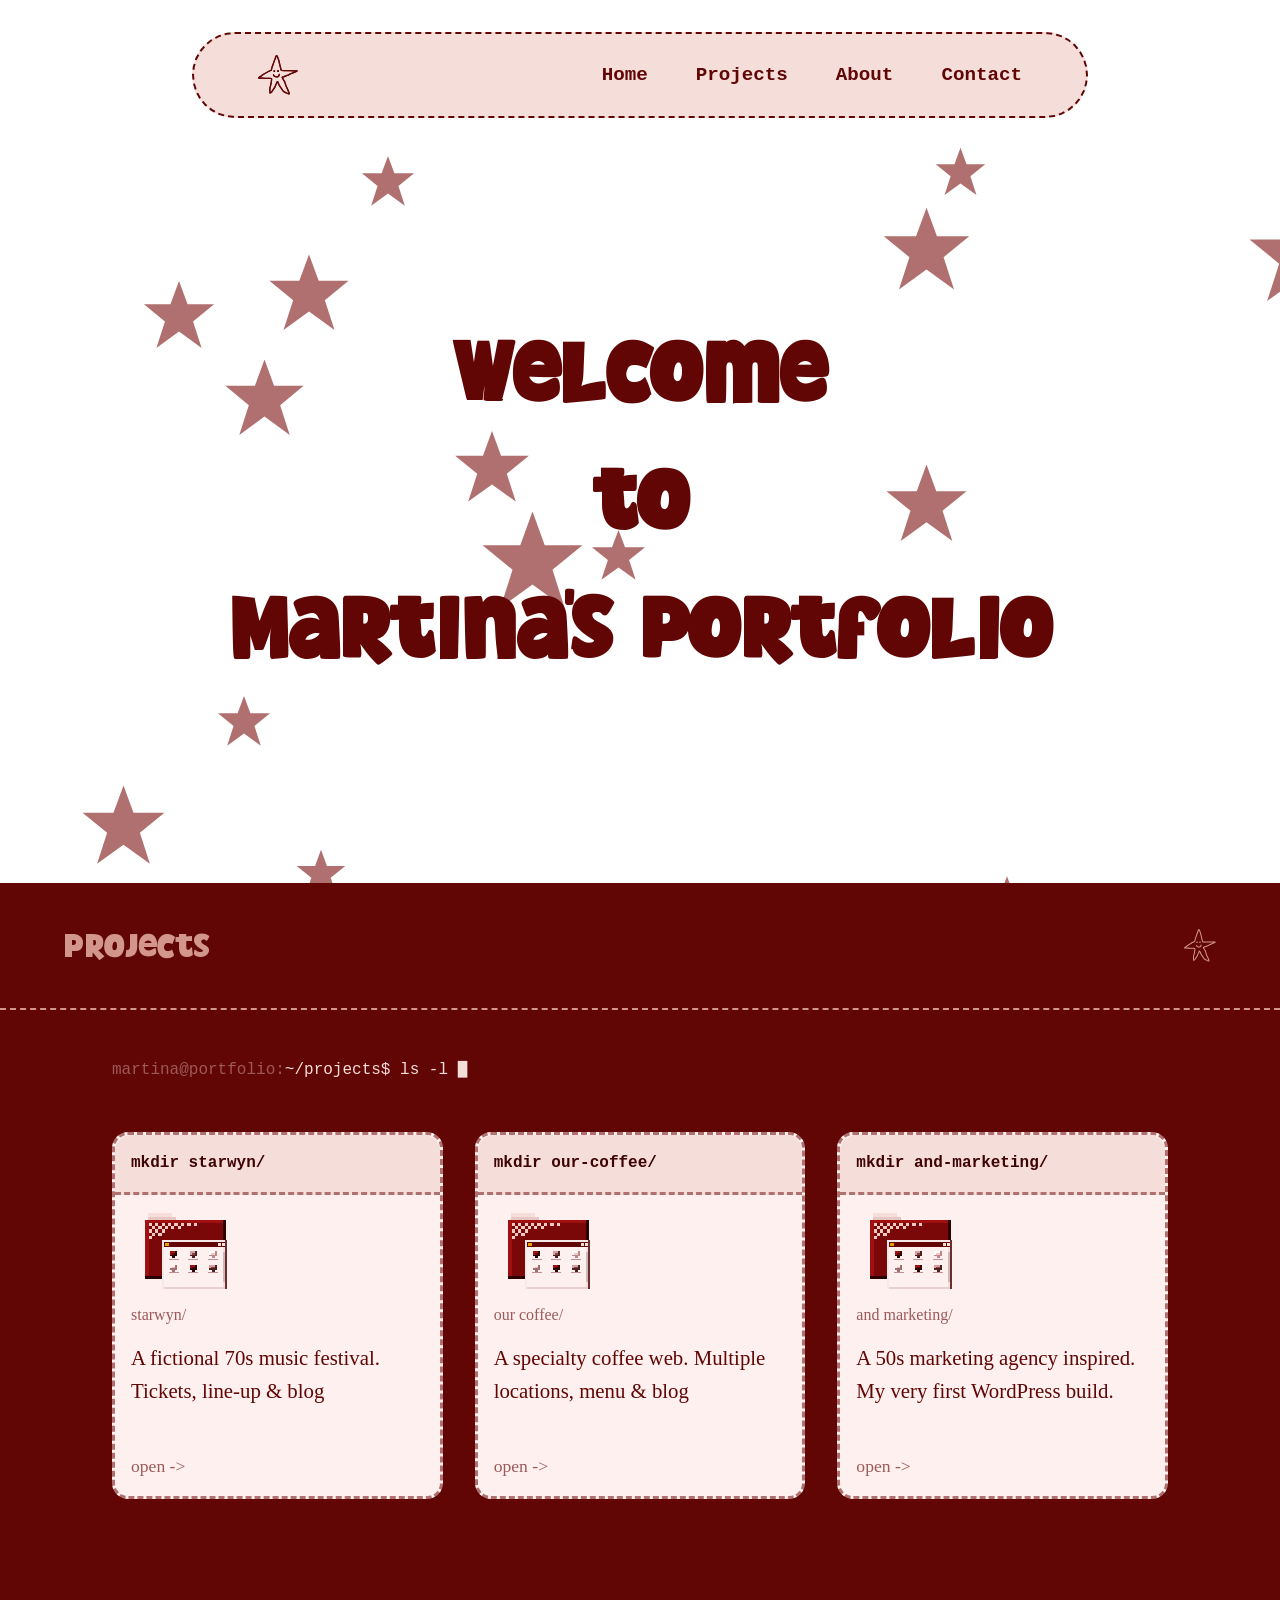
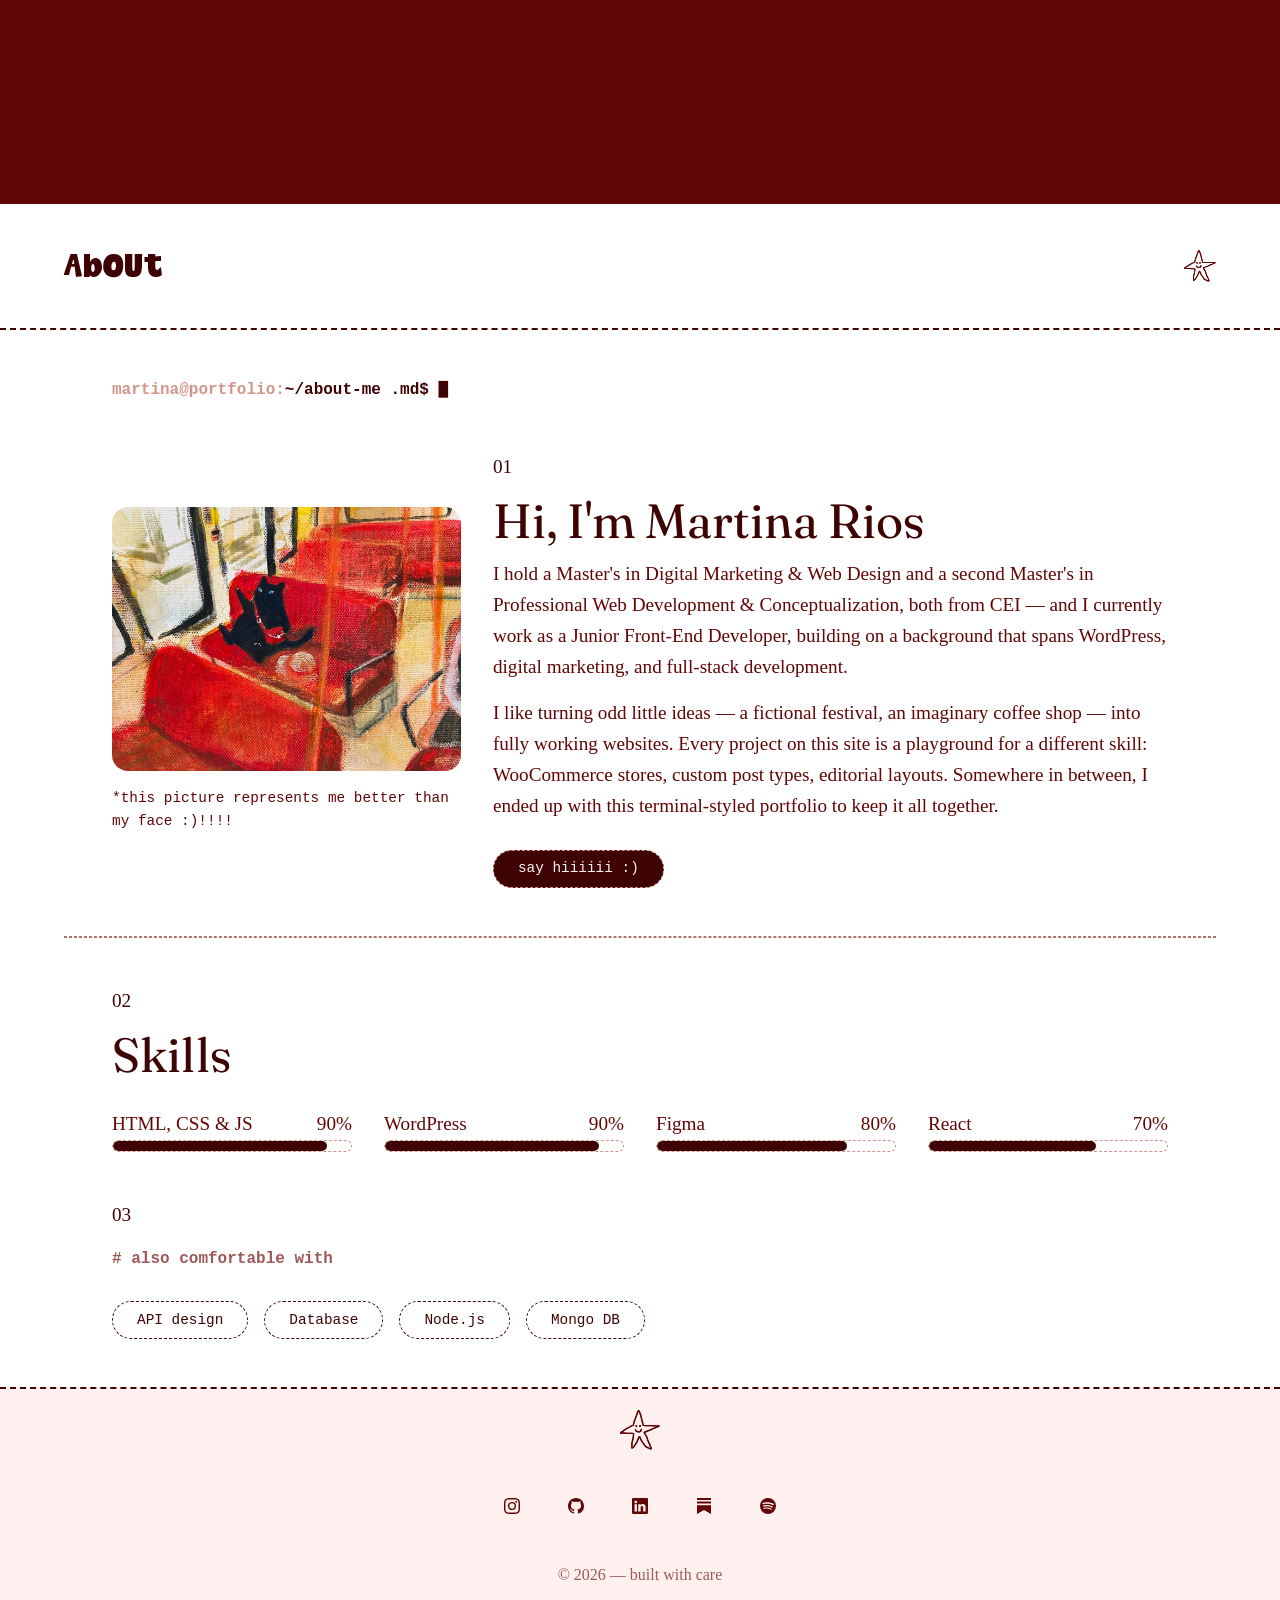
<file: index.html>
<!DOCTYPE html>
<html lang="en">

<head>
    <meta charset="UTF-8">
    <meta name="viewport" content="width=device-width, initial-scale=1.0">
    <meta name="description" content="Portfolio of Martina Rios, web designer and front-end builder. A retro terminal-styled portfolio showcasing WordPress and front-end projects.">
    <title>Martina's Portfolio</title>
    <link rel="preconnect" href="https://fonts.googleapis.com">
    <link rel="preconnect" href="https://fonts.gstatic.com" crossorigin>
    <link
        href="https://fonts.googleapis.com/css2?family=Fraunces:opsz,wght@9..144,400;9..144,600;9..144,700&display=swap"
        rel="stylesheet">
    <link rel="stylesheet" href="css/index.css">
    <script src="js/index.js" defer></script>
    <script src="js/menu.js" defer></script>
    <script src="js/totop.js" defer></script>
    <link rel="icon" type="image/svg+xml" href="assets/rosa.svg">
</head>

<body>

    <!-- =================== HEADER =================== -->

    <header class="Header">

        <img class="Header-img" src="assets/bordo.svg" alt="star-burgundy" loading="lazy">

        <nav class="Header-nav">
            <ul class="Header-ul">
                <li class="Header-close-li">
                    <button class="Header-close" aria-label="Cerrar menú" title="Cerrar menú">
                        <svg xmlns="http://www.w3.org/2000/svg" width="32" height="32" fill="currentColor" viewBox="0 0 16 16">
                            <path d="M4.646 4.646a.5.5 0 0 1 .708 0L8 7.293l2.646-2.647a.5.5 0 0 1 .708.708L8.707 8l2.647 2.646a.5.5 0 0 1-.708.708L8 8.707l-2.646 2.647a.5.5 0 0 1-.708-.708L7.293 8 4.646 5.354a.5.5 0 0 1 0-.708"/>
                        </svg>
                    </button>
                </li>
                <li class="Header-li"><a href="#home" title="Home">Home</a></li>
                <li class="Header-li"><a href="#projects" title="Projects">Projects</a></li>
                <li class="Header-li"><a href="#about" title="About">About</a></li>
                <li class="Header-li"><a href="/contact.html" title="Contact">Contact</a></li>
            </ul>
        </nav>

        <button class="Header-burger" aria-label="Abrir menú" title="Abrir menú">
            <svg xmlns="http://www.w3.org/2000/svg" width="24" height="24" fill="currentColor" viewBox="0 0 16 16">
                <path fill-rule="evenodd" d="M2.5 12a.5.5 0 0 1 .5-.5h10a.5.5 0 0 1 0 1H3a.5.5 0 0 1-.5-.5m0-4a.5.5 0 0 1 .5-.5h10a.5.5 0 0 1 0 1H3a.5.5 0 0 1-.5-.5m0-4a.5.5 0 0 1 .5-.5h10a.5.5 0 0 1 0 1H3a.5.5 0 0 1-.5-.5"/>
            </svg>
        </button>

        

    </header>

    <!-- =================== LANDING =================== -->

    <main class="Home" id="home">

        <div class="Hero-landing">

            <h1 class="Hero-h1">
                <span class="Hero-h1-span">Welcome</span>
                <span class="Hero-h1-span">to</span>
                <span class="Hero-h1-span">Martina's Portfolio</span>
            </h1>

            <!-- las estrellas no usan loading="lazy": estan visibles al cargar y el JS
                 las posiciona y anima midiendo su tamaño. -->
            <img class="Hero-star" src="assets/estrella.svg" alt="star-floating">
            <img class="Hero-star" src="assets/estrella.svg" alt="star-floating">
            <img class="Hero-star" src="assets/estrella.svg" alt="star-floating">
            <img class="Hero-star" src="assets/estrella.svg" alt="star-floating">
            <img class="Hero-star" src="assets/estrella.svg" alt="star-floating">
            <img class="Hero-star" src="assets/estrella.svg" alt="star-floating">
            <img class="Hero-star" src="assets/estrella.svg" alt="star-floating">
            <img class="Hero-star" src="assets/estrella.svg" alt="star-floating">
            <img class="Hero-star" src="assets/estrella.svg" alt="star-floating">
            <img class="Hero-star" src="assets/estrella.svg" alt="star-floating">
            <img class="Hero-star" src="assets/estrella.svg" alt="star-floating">
            <img class="Hero-star" src="assets/estrella.svg" alt="star-floating">
            <img class="Hero-star" src="assets/estrella.svg" alt="star-floating">
            <img class="Hero-star" src="assets/estrella.svg" alt="star-floating">
            <img class="Hero-star" src="assets/estrella.svg" alt="star-floating">


        </div>


    </main>

    <!-- =================== SECCION DE PROYECTOS =================== -->

    <section class="Projects" id="projects">

        <!--proyectos header-->

        <div class="Projects-header">

            <h2 class="Projects-h2">Projects</h2>

            <img class="Projects-imagen" src="assets/rosa.svg" alt="star-pink" loading="lazy">

        </div>

        <!--folder de cada proyecto-->

        <p class="Projects-little"><span class="Span-little">martina@portfolio:</span>~/projects$ ls -l █</p>

        <div class="Projects-wrap">

            <article class="Projects-folder">

                <div class="Projects-up">
                    <span class="Projects-name">mkdir starwyn/</span>
                </div>

                <div class="Projects-info">
                    <img class="Projects-svg" src="assets/folder_view_burgundy.svg" alt="folder-view" loading="lazy">
                    <h2 class="Projects-title">starwyn/</h2>
                    <p class="Projects-p">A fictional 70s music festival. Tickets, line-up & blog</p>
                    <a class="Projects-a" href="/proyectos/starwyn.html" title="Open Starwyn project">open -></a>
                </div>


            </article>

            <article class="Projects-folder">

                <div class="Projects-up">
                    <span class="Projects-name">mkdir our-coffee/</span>
                </div>

                <div class="Projects-info">
                    <img class="Projects-svg" src="assets/folder_view_burgundy.svg" alt="folder-view" loading="lazy">
                    <h2 class="Projects-title">our coffee/</h2>
                    <p class="Projects-p">A specialty coffee web. Multiple locations, menu & blog</p>
                    <a class="Projects-a" href="/proyectos/our-coffee.html" title="Open Our Coffee project">open -></a>
                </div>
            </article>

            <article class="Projects-folder">

                <div class="Projects-up">
                    <span class="Projects-name">mkdir and-marketing/</span>
                </div>

                <div class="Projects-info">
                    <img class="Projects-svg" src="assets/folder_view_burgundy.svg" alt="folder-view" loading="lazy">
                    <h2 class="Projects-title">and marketing/</h2>
                    <p class="Projects-p">A 50s marketing agency inspired. My very first WordPress build.</p>
                    <a class="Projects-a" href="/proyectos/and-marketing.html" title="Open and marketing project">open -></a>
                </div>

            </article>

        </div>

    </section>

    <!-- =================== SECCION DE ABOUT ME =================== -->

    <section class="About" id="about">

        <!--About header-->

        <div class="About-header">

            <h2 class="About-h2">About</h2>

            <img class="About-imagen" src="assets/bordo.svg" alt="star-pink" loading="lazy">

        </div>

        <p class="About-little"><span class="Span">martina@portfolio:</span>~/about-me .md$ █</p>

        <div class="About-me">

            <div class="About-wrap">

                <div class="About-img">
                    <picture>
                        <source srcset="/assets/black-cat.webp" type="image/webp">
                        <img src="/assets/black-cat.jpg" alt="A black cat, standing in for Martina" class="About-myimg" loading="lazy">
                    </picture>
                    <span class="Img-span">*this picture represents me better than my face :)!!!!</span>
                </div>

                <div class="About-info">
                    <span class="About-mini">01</span>
                    <h3 class="About-h3">Hi, I'm Martina Rios</h3>
                    <p class="About-p">I hold a Master's in Digital Marketing & Web Design and a second Master's in Professional Web Development & Conceptualization, both from CEI — and I currently work as a Junior Front-End Developer, building on a background that spans WordPress, digital marketing, and full-stack development.</p>
                    <p class="About-p">I like turning odd little ideas — a fictional festival, an imaginary coffee shop — into fully working websites. Every project on this site is a playground for a different skill: WooCommerce stores, custom post types, editorial layouts. Somewhere in between, I ended up with this terminal-styled portfolio to keep it all together.</p>
                    <a class="About-links" href="https://mail.google.com/mail/?view=cm&amp;fs=1&amp;to=martivrc@gmail.com" target="_blank" rel="noreferrer" title="Send me an email">say
                        hiiiiii
                        :) </a>
                </div>

            </div>

        </div>

        <div class="About-hr"></div>

        <div class="About-skills">

            <span class="About-mini">02</span>
            <h3 class="About-h3 Skills-h3">Skills</h3>

            <div class="About-wrapped">

                <div class="About-skill">

                    <div class="About-top">
                        <span class="About-name">HTML, CSS & JS</span>
                        <span class="About-pct">90%</span>
                    </div>

                    <div class="About-bar">
                        <div class="About-fill" style="width: 90%"></div>
                    </div>

                </div>

                <div class="About-skill">

                    <div class="About-top">
                        <span class="About-name">WordPress</span>
                        <span class="About-pct">90%</span>
                    </div>

                    <div class="About-bar">
                        <div class="About-fill" style="width: 90%"></div>
                    </div>

                </div>

                <div class="About-skill">

                    <div class="About-top">
                        <span class="About-name">Figma</span>
                        <span class="About-pct">80%</span>
                    </div>

                    <div class="About-bar">
                        <div class="About-fill" style="width: 80%"></div>
                    </div>

                </div>

                <div class="About-skill">

                    <div class="About-top">
                        <span class="About-name">React</span>
                        <span class="About-pct">70%</span>
                    </div>

                    <div class="About-bar">
                        <div class="About-fill" style="width: 70%"></div>
                    </div>

                </div>

            </div>

            <div class="About-also">
                <span class="About-mini">03</span>
                <span class="About-span"># also comfortable with</span>
                <ul class="About-ul">
                    <li class="About-li">API design</li>
                    <li class="About-li">Database</li>
                    <li class="About-li">Node.js</li>
                    <li class="About-li">Mongo DB</li>
                </ul>
            </div>
        </div>



    </section>

<!-- =================== FOOTER =================== -->

    <footer class="Footer">

        <img class="Footer-img" src="assets/bordo.svg" alt="star-burgundy" loading="lazy">

        <ul class="Footer-ul">

            <li class="Footer-button">
                <a href="https://instagram.com/martinavrc" target="_blank" rel="noreferrer" aria-label="Instagram" title="Instagram">
                    <svg xmlns="http://www.w3.org/2000/svg" width="16" height="16" fill="currentColor"
                        viewBox="0 0 16 16">
                        <path
                            d="M8 0C5.829 0 5.556.01 4.703.048 3.85.088 3.269.222 2.76.42a3.9 3.9 0 0 0-1.417.923A3.9 3.9 0 0 0 .42 2.76C.222 3.268.087 3.85.048 4.7.01 5.555 0 5.827 0 8.001c0 2.172.01 2.444.048 3.297.04.852.174 1.433.372 1.942.205.526.478.972.923 1.417.444.445.89.719 1.416.923.51.198 1.09.333 1.942.372C5.555 15.99 5.827 16 8 16s2.444-.01 3.298-.048c.851-.04 1.434-.174 1.943-.372a3.9 3.9 0 0 0 1.416-.923c.445-.445.718-.891.923-1.417.197-.509.332-1.09.372-1.942C15.99 10.445 16 10.173 16 8s-.01-2.445-.048-3.299c-.04-.851-.175-1.433-.372-1.941a3.9 3.9 0 0 0-.923-1.417A3.9 3.9 0 0 0 13.24.42c-.51-.198-1.092-.333-1.943-.372C10.443.01 10.172 0 7.998 0zm-.717 1.442h.718c2.136 0 2.389.007 3.232.046.78.035 1.204.166 1.486.275.373.145.64.319.92.599s.453.546.598.92c.11.281.24.705.275 1.485.039.843.047 1.096.047 3.231s-.008 2.389-.047 3.232c-.035.78-.166 1.203-.275 1.485a2.5 2.5 0 0 1-.599.919c-.28.28-.546.453-.92.598-.28.11-.704.24-1.485.276-.843.038-1.096.047-3.232.047s-2.39-.009-3.233-.047c-.78-.036-1.203-.166-1.485-.276a2.5 2.5 0 0 1-.92-.598 2.5 2.5 0 0 1-.6-.92c-.109-.281-.24-.705-.275-1.485-.038-.843-.046-1.096-.046-3.233s.008-2.388.046-3.231c.036-.78.166-1.204.276-1.486.145-.373.319-.64.599-.92s.546-.453.92-.598c.282-.11.705-.24 1.485-.276.738-.034 1.024-.044 2.515-.045zm4.988 1.328a.96.96 0 1 0 0 1.92.96.96 0 0 0 0-1.92m-4.27 1.122a4.109 4.109 0 1 0 0 8.217 4.109 4.109 0 0 0 0-8.217m0 1.441a2.667 2.667 0 1 1 0 5.334 2.667 2.667 0 0 1 0-5.334" />
                    </svg>
                    </a>
            </li>

            <li class="Footer-button">
                <a href="https://github.com/martinavrc-lol" target="_blank" rel="noreferrer" aria-label="GitHub" title="GitHub">
                    <svg xmlns="http://www.w3.org/2000/svg" width="16" height="16" fill="currentColor"
                        viewBox="0 0 16 16">
                         <path d="M8 0C3.58 0 0 3.58 0 8c0 3.54 2.29 6.53 5.47 7.59.4.07.55-.17.55-.38 0-.19-.01-.82-.01-1.49-2.01.37-2.53-.49-2.69-.94-.09-.23-.48-.94-.82-1.13-.28-.15-.68-.52-.01-.53.63-.01 1.08.58 1.23.82.72 1.21 1.87.87 2.33.66.07-.52.28-.87.51-1.07-1.78-.2-3.64-.89-3.64-3.95 0-.87.31-1.59.82-2.15-.08-.2-.36-1.02.08-2.12 0 0 .67-.21 2.2.82.64-.18 1.32-.27 2-.27s1.36.09 2 .27c1.53-1.04 2.2-.82 2.2-.82.44 1.1.16 1.92.08 2.12.51.56.82 1.27.82 2.15 0 3.07-1.87 3.75-3.65 3.95.29.25.54.73.54 1.48 0 1.07-.01 1.93-.01 2.2 0 .21.15.46.55.38A8.01 8.01 0 0 0 16 8c0-4.42-3.58-8-8-8"/>
                    </svg>
                    </a>
            </li>

            <li class="Footer-button">
                <a href="https://www.linkedin.com/in/martina-victoria-rios-513271286" target="_blank" rel="noreferrer" aria-label="Linkedin" title="LinkedIn">
                    <svg xmlns="http://www.w3.org/2000/svg" width="16" height="16" fill="currentColor"
                        viewBox="0 0 16 16">
                        <path d="M0 1.146C0 .513.526 0 1.175 0h13.65C15.474 0 16 .513 16 1.146v13.708c0 .633-.526 1.146-1.175 1.146H1.175C.526 16 0 15.487 0 14.854zm4.943 12.248V6.169H2.542v7.225zm-1.2-8.212c.837 0 1.358-.554 1.358-1.248-.015-.709-.52-1.248-1.342-1.248S2.4 3.226 2.4 3.934c0 .694.521 1.248 1.327 1.248zm4.908 8.212V9.359c0-.216.016-.432.08-.586.173-.431.568-.878 1.232-.878.869 0 1.216.662 1.216 1.634v3.865h2.401V9.25c0-2.22-1.184-3.252-2.764-3.252-1.274 0-1.845.7-2.165 1.193v.025h-.016l.016-.025V6.169h-2.4c.03.678 0 7.225 0 7.225z"/>
                    </svg>
                    </a>
            </li>
            <li class="Footer-button">
                <a href="https://substack.com/@mvrc111" target="_blank" rel="noreferrer" aria-label="Substack" title="Substack">
                    <svg xmlns="http://www.w3.org/2000/svg" width="16" height="16" fill="currentColor"
                        viewBox="0 0 16 16">
                         <path d="M15 3.604H1v1.891h14v-1.89ZM1 7.208V16l7-3.926L15 16V7.208zM15 0H1v1.89h14z"/>
                    </svg>
                    </a>
            </li>
            <li class="Footer-button">
                <a href="https://open.spotify.com/user/martirios_?si=734b0f23eeb2434a" target="_blank" rel="noreferrer" aria-label="Spotify" title="Spotify">
                    <svg xmlns="http://www.w3.org/2000/svg" width="16" height="16" fill="currentColor"
                        viewBox="0 0 16 16">
                        <path d="M8 0a8 8 0 1 0 0 16A8 8 0 0 0 8 0m3.669 11.538a.5.5 0 0 1-.686.165c-1.879-1.147-4.243-1.407-7.028-.77a.499.499 0 0 1-.222-.973c3.048-.696 5.662-.397 7.77.892a.5.5 0 0 1 .166.686m.979-2.178a.624.624 0 0 1-.858.205c-2.15-1.321-5.428-1.704-7.972-.932a.625.625 0 0 1-.362-1.194c2.905-.881 6.517-.454 8.986 1.063a.624.624 0 0 1 .206.858m.084-2.268C10.154 5.56 5.9 5.419 3.438 6.166a.748.748 0 1 1-.434-1.432c2.825-.857 7.523-.692 10.492 1.07a.747.747 0 1 1-.764 1.288"/>
                    </svg>
                    </a>
            </li>
        </ul>

        <span class="Footer-span">© 2026 — built with care</span>

    </footer>

    <!-- =================== BOTON TO TOP =================== -->

    <!-- boton flotante: vuelve arriba (aparece al bajar del hero) -->
    <button class="ToTop" aria-label="Volver arriba" title="Volver arriba">
        <svg xmlns="http://www.w3.org/2000/svg" width="24" height="24" fill="currentColor" viewBox="0 0 16 16">
            <path fill-rule="evenodd" d="M8 15a.5.5 0 0 0 .5-.5V2.707l3.146 3.147a.5.5 0 0 0 .708-.708l-4-4a.5.5 0 0 0-.708 0l-4 4a.5.5 0 1 0 .708.708L7.5 2.707V14.5a.5.5 0 0 0 .5.5"/>
        </svg>
    </button>

</body>

</html>
</file>
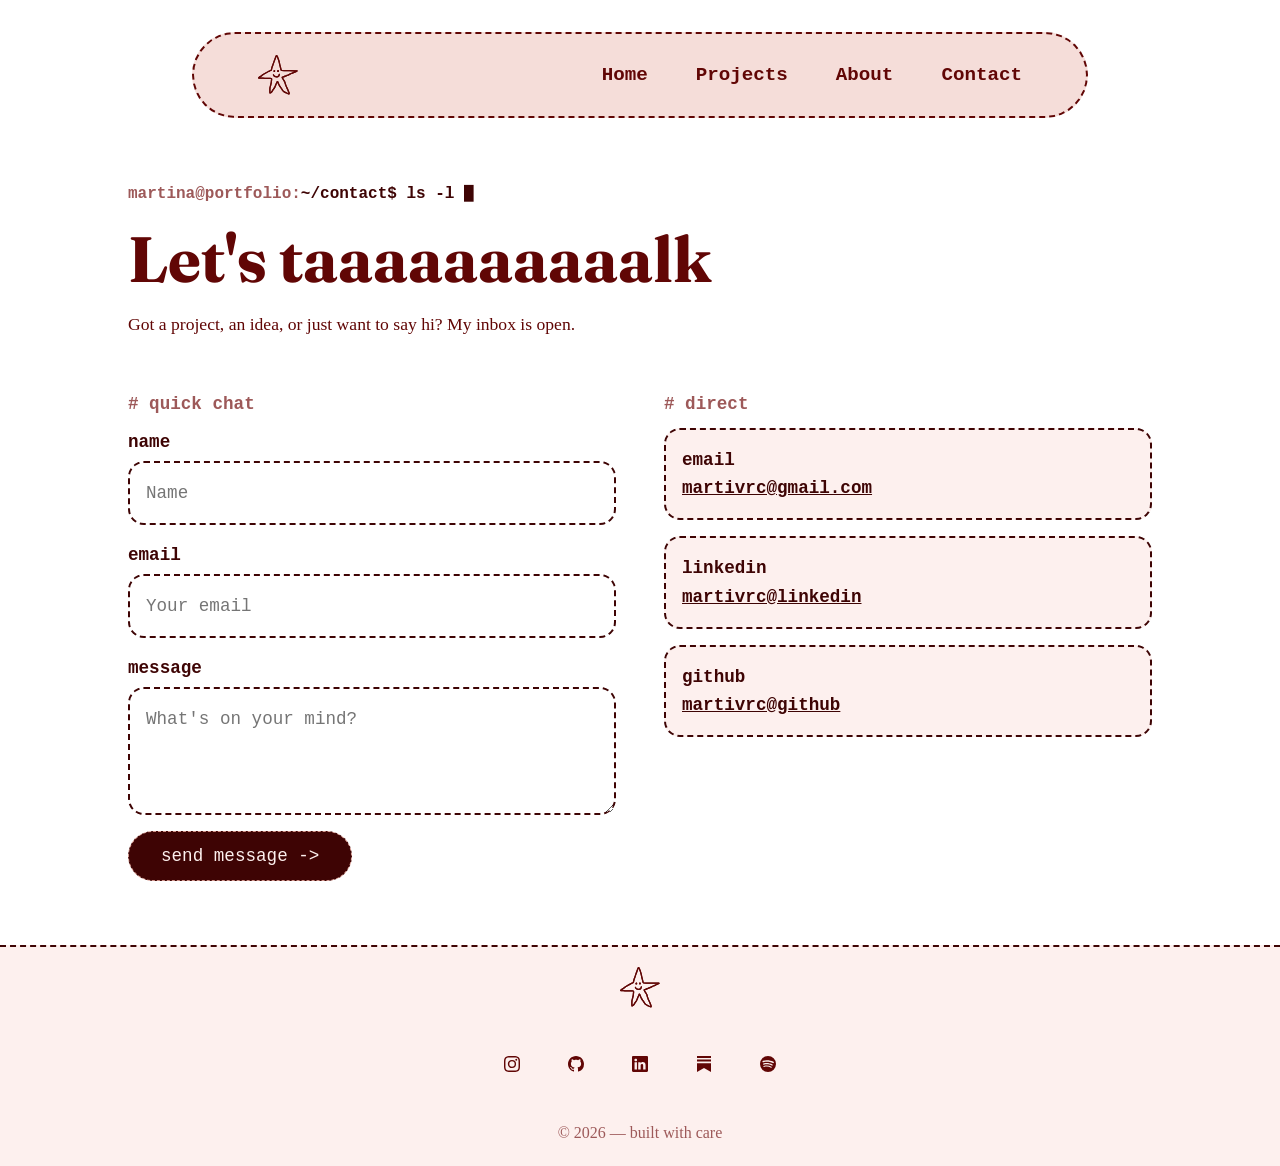
<file: contact.html>
<!DOCTYPE html>
<html lang="en">

<head>
    <meta charset="UTF-8">
    <meta name="viewport" content="width=device-width, initial-scale=1.0">
    <meta name="description"
        content="Contact page of Martina's Portfolio.">
    <link rel="preconnect" href="https://fonts.googleapis.com">
    <link rel="preconnect" href="https://fonts.gstatic.com" crossorigin>
    <link
        href="https://fonts.googleapis.com/css2?family=Fraunces:opsz,wght@9..144,400;9..144,600;9..144,700&display=swap"
        rel="stylesheet">
    <link rel="stylesheet" href="/css/index.css">
    <title>Contact - Martina's Portfolio</title>
    <script src="/js/menu.js" defer></script>
    <script src="/js/totop.js" defer></script>
    <link rel="icon" type="image/svg+xml" href="assets/rosa.svg">
</head>

<body>

    <!-- =================== HEADER =================== -->

    <header class="Header">

        <img class="Header-img" src="/assets/bordo.svg" alt="star-burgundy" loading="lazy">

        <nav class="Header-nav">
            <ul class="Header-ul">
                <li class="Header-close-li">
                    <button class="Header-close" aria-label="Cerrar menú" title="Cerrar menú">
                        <svg xmlns="http://www.w3.org/2000/svg" width="32" height="32" fill="currentColor"
                            viewBox="0 0 16 16">
                            <path
                                d="M4.646 4.646a.5.5 0 0 1 .708 0L8 7.293l2.646-2.647a.5.5 0 0 1 .708.708L8.707 8l2.647 2.646a.5.5 0 0 1-.708.708L8 8.707l-2.646 2.647a.5.5 0 0 1-.708-.708L7.293 8 4.646 5.354a.5.5 0 0 1 0-.708" />
                        </svg>
                    </button>
                </li>
                <li class="Header-li"><a href="/index.html" title="Home">Home</a></li>
                <li class="Header-li"><a href="/index.html#projects" title="Projects">Projects</a></li>
                <li class="Header-li"><a href="/index.html#about" title="About">About</a></li>
                <li class="Header-li"><a href="/contact.html" title="Contact">Contact</a></li>
            </ul>
        </nav>

        <button class="Header-burger" aria-label="Abrir menú" title="Abrir menú">
            <svg xmlns="http://www.w3.org/2000/svg" width="24" height="24" fill="currentColor" viewBox="0 0 16 16">
                <path fill-rule="evenodd"
                    d="M2.5 12a.5.5 0 0 1 .5-.5h10a.5.5 0 0 1 0 1H3a.5.5 0 0 1-.5-.5m0-4a.5.5 0 0 1 .5-.5h10a.5.5 0 0 1 0 1H3a.5.5 0 0 1-.5-.5m0-4a.5.5 0 0 1 .5-.5h10a.5.5 0 0 1 0 1H3a.5.5 0 0 1-.5-.5" />
            </svg>
        </button>

    </header>

    <!-- =================== CONTACTO INFO =================== -->

    <section class="Contact" id="contact">

        <div class="Contact-titles">
            <p class="Contact-little"><span class="Span-little">martina@portfolio:</span>~/contact$ ls -l █</p>
            <h1 class="Contact-h1">Let's taaaaaaaaaalk</h1>
            <p class="Contact-p">Got a project, an idea, or just want to say hi? My inbox is open.</p>
        </div>

        <div class="Contact-wrap">

            <div class="Contact-formation">
                <p class="Contact-span"># quick chat</p>
                <form class="Contact-form" action="#" method="post">
                    <label class="Form-label" for="name">name</label>
                    <input type="text" id="name" name="name" placeholder="Name" class="Form-input">

                    <label class="Form-label" for="email">email</label>
                    <input type="email" id="email" name="email" placeholder="Your email" class="Form-input">

                    <label class="Form-label" for="message">message</label>
                    <textarea id="message" name="message" placeholder="What's on your mind?"
                        class="Form-input"></textarea>

                    <button type="submit" class="Form-button" title="Send message">send message -></button>
                </form>
            </div>


            <div class="Contact-info">

                <p class="Contact-span"># direct</p>
                <div class="Contact-box">
                    <span class="Contact-title">email</span>
                    <a class="Contact-links"
                        href="https://mail.google.com/mail/?view=cm&amp;fs=1&amp;to=martivrc@gmail.com" target="_blank"
                        rel="noreferrer" title="Send me an email">martivrc@gmail.com
                    </a>
                </div>
                <div class="Contact-box">
                    <span class="Contact-title">linkedin</span>
                    <a class="Contact-links" href="https://www.linkedin.com/in/martina-victoria-rios-513271286"
                        target="_blank" rel="noreferrer" title="Find me on Linkedin">martivrc@linkedin
                    </a>
                </div>
                <div class="Contact-box">
                    <span class="Contact-title">github</span>
                    <a class="Contact-links" href="https://github.com/martinavrc-lol" target="_blank" rel="noreferrer"
                        title="Find me on GitHub">martivrc@github
                    </a>
                </div>
            </div>

        </div>

    </section>

    <!-- =================== FOOTER =================== -->
    <footer class="Footer">

        <img class="Footer-img" src="assets/bordo.svg" alt="star-burgundy" loading="lazy">

        <ul class="Footer-ul">

            <li class="Footer-button">
                <a href="https://instagram.com/martinavrc" target="_blank" rel="noreferrer" aria-label="Instagram"
                    title="Instagram">
                    <svg xmlns="http://www.w3.org/2000/svg" width="16" height="16" fill="currentColor"
                        viewBox="0 0 16 16">
                        <path
                            d="M8 0C5.829 0 5.556.01 4.703.048 3.85.088 3.269.222 2.76.42a3.9 3.9 0 0 0-1.417.923A3.9 3.9 0 0 0 .42 2.76C.222 3.268.087 3.85.048 4.7.01 5.555 0 5.827 0 8.001c0 2.172.01 2.444.048 3.297.04.852.174 1.433.372 1.942.205.526.478.972.923 1.417.444.445.89.719 1.416.923.51.198 1.09.333 1.942.372C5.555 15.99 5.827 16 8 16s2.444-.01 3.298-.048c.851-.04 1.434-.174 1.943-.372a3.9 3.9 0 0 0 1.416-.923c.445-.445.718-.891.923-1.417.197-.509.332-1.09.372-1.942C15.99 10.445 16 10.173 16 8s-.01-2.445-.048-3.299c-.04-.851-.175-1.433-.372-1.941a3.9 3.9 0 0 0-.923-1.417A3.9 3.9 0 0 0 13.24.42c-.51-.198-1.092-.333-1.943-.372C10.443.01 10.172 0 7.998 0zm-.717 1.442h.718c2.136 0 2.389.007 3.232.046.78.035 1.204.166 1.486.275.373.145.64.319.92.599s.453.546.598.92c.11.281.24.705.275 1.485.039.843.047 1.096.047 3.231s-.008 2.389-.047 3.232c-.035.78-.166 1.203-.275 1.485a2.5 2.5 0 0 1-.599.919c-.28.28-.546.453-.92.598-.28.11-.704.24-1.485.276-.843.038-1.096.047-3.232.047s-2.39-.009-3.233-.047c-.78-.036-1.203-.166-1.485-.276a2.5 2.5 0 0 1-.92-.598 2.5 2.5 0 0 1-.6-.92c-.109-.281-.24-.705-.275-1.485-.038-.843-.046-1.096-.046-3.233s.008-2.388.046-3.231c.036-.78.166-1.204.276-1.486.145-.373.319-.64.599-.92s.546-.453.92-.598c.282-.11.705-.24 1.485-.276.738-.034 1.024-.044 2.515-.045zm4.988 1.328a.96.96 0 1 0 0 1.92.96.96 0 0 0 0-1.92m-4.27 1.122a4.109 4.109 0 1 0 0 8.217 4.109 4.109 0 0 0 0-8.217m0 1.441a2.667 2.667 0 1 1 0 5.334 2.667 2.667 0 0 1 0-5.334" />
                    </svg>
                </a>
            </li>

            <li class="Footer-button">
                <a href="https://github.com/martinavrc-lol" target="_blank" rel="noreferrer" aria-label="GitHub"
                    title="GitHub">
                    <svg xmlns="http://www.w3.org/2000/svg" width="16" height="16" fill="currentColor"
                        viewBox="0 0 16 16">
                        <path
                            d="M8 0C3.58 0 0 3.58 0 8c0 3.54 2.29 6.53 5.47 7.59.4.07.55-.17.55-.38 0-.19-.01-.82-.01-1.49-2.01.37-2.53-.49-2.69-.94-.09-.23-.48-.94-.82-1.13-.28-.15-.68-.52-.01-.53.63-.01 1.08.58 1.23.82.72 1.21 1.87.87 2.33.66.07-.52.28-.87.51-1.07-1.78-.2-3.64-.89-3.64-3.95 0-.87.31-1.59.82-2.15-.08-.2-.36-1.02.08-2.12 0 0 .67-.21 2.2.82.64-.18 1.32-.27 2-.27s1.36.09 2 .27c1.53-1.04 2.2-.82 2.2-.82.44 1.1.16 1.92.08 2.12.51.56.82 1.27.82 2.15 0 3.07-1.87 3.75-3.65 3.95.29.25.54.73.54 1.48 0 1.07-.01 1.93-.01 2.2 0 .21.15.46.55.38A8.01 8.01 0 0 0 16 8c0-4.42-3.58-8-8-8" />
                    </svg>
                </a>
            </li>

            <li class="Footer-button">
                <a href="https://www.linkedin.com/in/martina-victoria-rios-513271286" target="_blank" rel="noreferrer"
                    aria-label="Linkedin" title="LinkedIn">
                    <svg xmlns="http://www.w3.org/2000/svg" width="16" height="16" fill="currentColor"
                        viewBox="0 0 16 16">
                        <path
                            d="M0 1.146C0 .513.526 0 1.175 0h13.65C15.474 0 16 .513 16 1.146v13.708c0 .633-.526 1.146-1.175 1.146H1.175C.526 16 0 15.487 0 14.854zm4.943 12.248V6.169H2.542v7.225zm-1.2-8.212c.837 0 1.358-.554 1.358-1.248-.015-.709-.52-1.248-1.342-1.248S2.4 3.226 2.4 3.934c0 .694.521 1.248 1.327 1.248zm4.908 8.212V9.359c0-.216.016-.432.08-.586.173-.431.568-.878 1.232-.878.869 0 1.216.662 1.216 1.634v3.865h2.401V9.25c0-2.22-1.184-3.252-2.764-3.252-1.274 0-1.845.7-2.165 1.193v.025h-.016l.016-.025V6.169h-2.4c.03.678 0 7.225 0 7.225z" />
                    </svg>
                </a>
            </li>
            <li class="Footer-button">
                <a href="https://substack.com/@mvrc111" target="_blank" rel="noreferrer" aria-label="Substack"
                    title="Substack">
                    <svg xmlns="http://www.w3.org/2000/svg" width="16" height="16" fill="currentColor"
                        viewBox="0 0 16 16">
                        <path d="M15 3.604H1v1.891h14v-1.89ZM1 7.208V16l7-3.926L15 16V7.208zM15 0H1v1.89h14z" />
                    </svg>
                </a>
            </li>
            <li class="Footer-button">
                <a href="https://open.spotify.com/user/martirios_?si=734b0f23eeb2434a" target="_blank" rel="noreferrer"
                    aria-label="Spotify" title="Spotify">
                    <svg xmlns="http://www.w3.org/2000/svg" width="16" height="16" fill="currentColor"
                        viewBox="0 0 16 16">
                        <path
                            d="M8 0a8 8 0 1 0 0 16A8 8 0 0 0 8 0m3.669 11.538a.5.5 0 0 1-.686.165c-1.879-1.147-4.243-1.407-7.028-.77a.499.499 0 0 1-.222-.973c3.048-.696 5.662-.397 7.77.892a.5.5 0 0 1 .166.686m.979-2.178a.624.624 0 0 1-.858.205c-2.15-1.321-5.428-1.704-7.972-.932a.625.625 0 0 1-.362-1.194c2.905-.881 6.517-.454 8.986 1.063a.624.624 0 0 1 .206.858m.084-2.268C10.154 5.56 5.9 5.419 3.438 6.166a.748.748 0 1 1-.434-1.432c2.825-.857 7.523-.692 10.492 1.07a.747.747 0 1 1-.764 1.288" />
                    </svg>
                </a>
            </li>
        </ul>

        <span class="Footer-span">© 2026 — built with care</span>

    </footer>

    <!-- =================== BOTON TO TOP =================== -->

    <!-- boton flotante volver arriba (solo movil en esta pagina) -->
    <button class="ToTop ToTop--mobile" aria-label="Volver arriba" title="Volver arriba">
        <svg xmlns="http://www.w3.org/2000/svg" width="24" height="24" fill="currentColor" viewBox="0 0 16 16">
            <path fill-rule="evenodd" d="M8 15a.5.5 0 0 0 .5-.5V2.707l3.146 3.147a.5.5 0 0 0 .708-.708l-4-4a.5.5 0 0 0-.708 0l-4 4a.5.5 0 1 0 .708.708L7.5 2.707V14.5a.5.5 0 0 0 .5.5"/>
        </svg>
    </button>

</body>

</html>
</file>
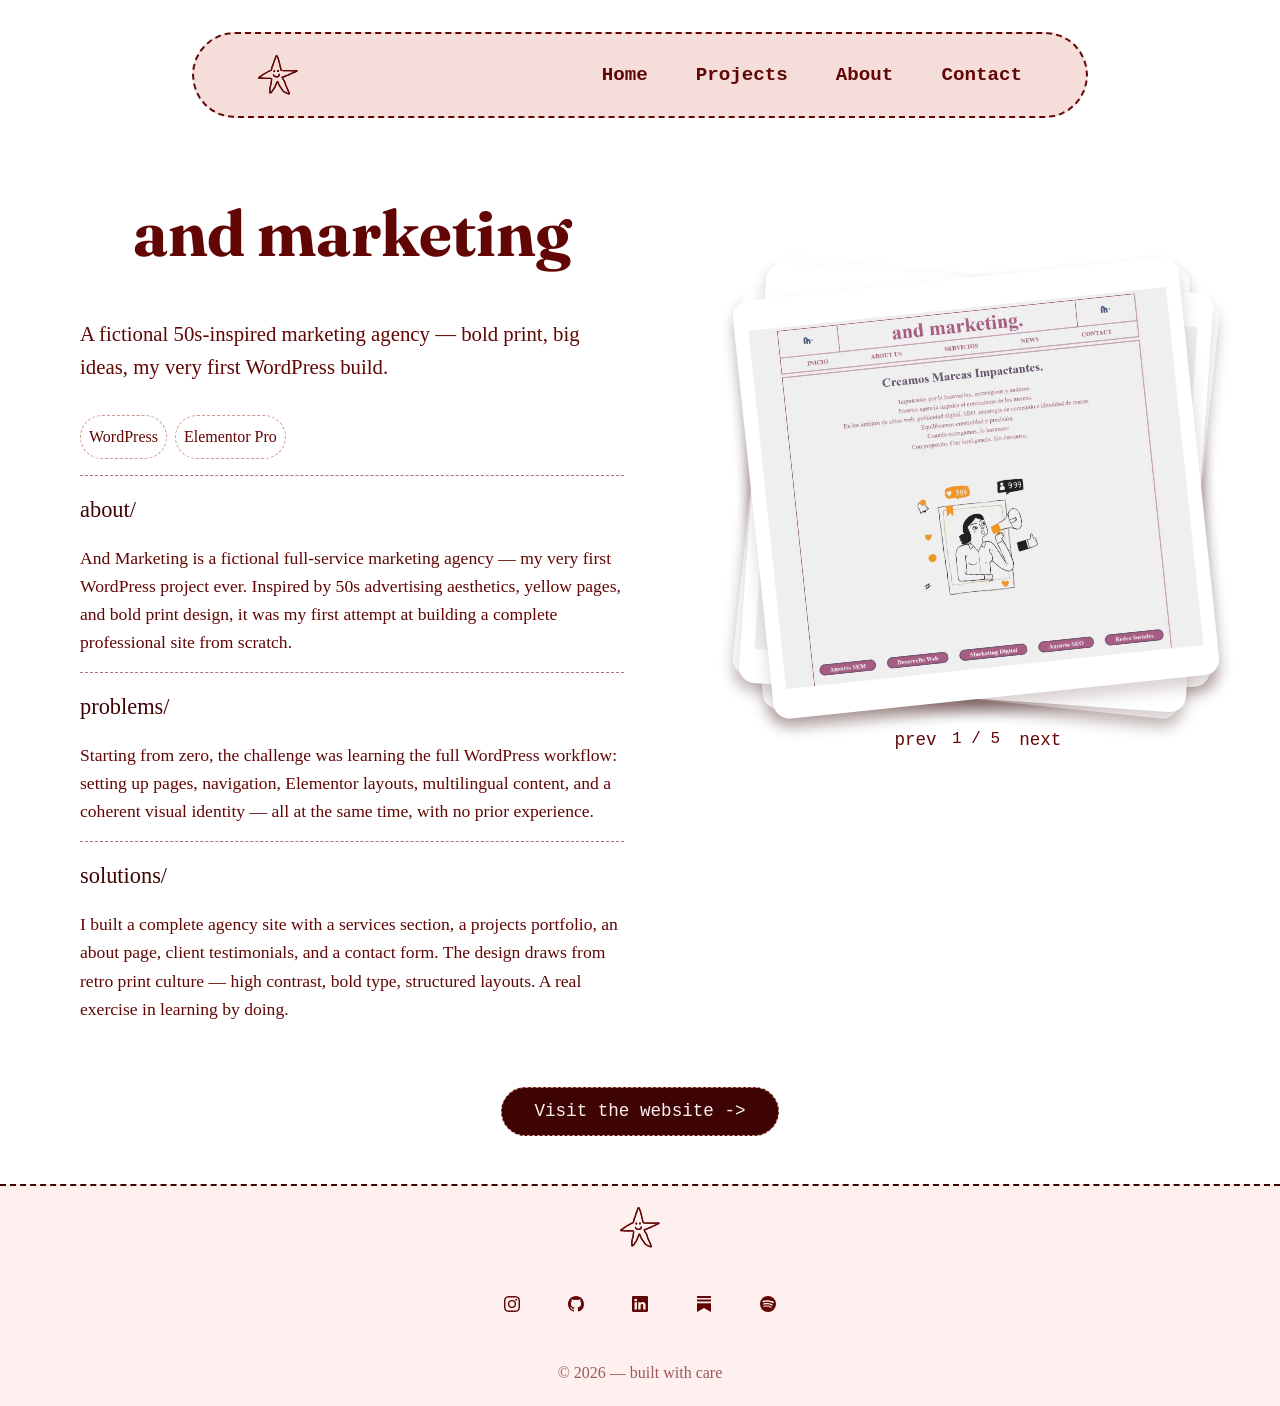
<file: proyectos/and-marketing.html>
<!DOCTYPE html>
<html lang="en">

<head>
    <meta charset="UTF-8">
    <meta name="viewport" content="width=device-width, initial-scale=1.0">
    <meta name="description"
        content="and marketing, a 50s-inspired marketing agency and Martina Rios' first WordPress build, made with Elementor Pro.">
    <link rel="preconnect" href="https://fonts.googleapis.com">
    <link rel="preconnect" href="https://fonts.gstatic.com" crossorigin>
    <link
        href="https://fonts.googleapis.com/css2?family=Fraunces:opsz,wght@9..144,400;9..144,600;9..144,700&display=swap"
        rel="stylesheet">
    <link rel="stylesheet" href="/css/index.css">
    <title>and marketing — Martina's Portfolio</title>
    <script src="/js/deck.js" defer></script>
    <script src="/js/menu.js" defer></script>
    <script src="/js/totop.js" defer></script>
    <link rel="icon" type="image/svg+xml" href="/assets/rosa.svg">
</head>

<body>

    <!-- =================== HEADER =================== -->

    <header class="Header">

        <img class="Header-img" src="/assets/bordo.svg" alt="star-burgundy" loading="lazy">

        <nav class="Header-nav">
            <ul class="Header-ul">
                <li class="Header-close-li">
                    <button class="Header-close" aria-label="Cerrar menú" title="Cerrar menú">
                        <svg xmlns="http://www.w3.org/2000/svg" width="32" height="32" fill="currentColor"
                            viewBox="0 0 16 16">
                            <path
                                d="M4.646 4.646a.5.5 0 0 1 .708 0L8 7.293l2.646-2.647a.5.5 0 0 1 .708.708L8.707 8l2.647 2.646a.5.5 0 0 1-.708.708L8 8.707l-2.646 2.647a.5.5 0 0 1-.708-.708L7.293 8 4.646 5.354a.5.5 0 0 1 0-.708" />
                        </svg>
                    </button>
                </li>
                <li class="Header-li"><a href="/index.html" title="Home">Home</a></li>
                <li class="Header-li"><a href="/index.html#projects" title="Projects">Projects</a></li>
                <li class="Header-li"><a href="/index.html#about" title="About">About</a></li>
                <li class="Header-li"><a href="/contact.html" title="Contact">Contact</a></li>
            </ul>
        </nav>

        <button class="Header-burger" aria-label="Abrir menú" title="Abrir menú">
            <svg xmlns="http://www.w3.org/2000/svg" width="24" height="24" fill="currentColor" viewBox="0 0 16 16">
                <path fill-rule="evenodd"
                    d="M2.5 12a.5.5 0 0 1 .5-.5h10a.5.5 0 0 1 0 1H3a.5.5 0 0 1-.5-.5m0-4a.5.5 0 0 1 .5-.5h10a.5.5 0 0 1 0 1H3a.5.5 0 0 1-.5-.5m0-4a.5.5 0 0 1 .5-.5h10a.5.5 0 0 1 0 1H3a.5.5 0 0 1-.5-.5" />
            </svg>
        </button>

    </header>

    <!-- =================== PROYECTO INFO =================== -->

    <section class="Projects-section">

        <div class="Projects-down">

            <div class="Projects-information">


                <div class="Projects-head">
                    <h1 class="Projects-h1">and marketing</h1>
                    <p class="Projects-p">A fictional 50s-inspired marketing agency — bold print, big ideas, my very
                        first WordPress build.</p>

                    <div class="Projects-tools">
                        <ul class="Projects-ul">
                            <li class="Projects-li">WordPress</li>
                            <li class="Projects-li">Elementor Pro</li>
                        </ul>
                    </div>
                </div>

                <div class="Divider"></div>

                <div class="Projects-panel">

                    <div class="Projects-barup">
                        <h2 class="Projects-sub">about/</h2>
                    </div>

                    <div class="Projects-content">And Marketing is a fictional full-service marketing agency
                        — my very first WordPress project ever. Inspired by 50s advertising aesthetics,
                        yellow pages, and bold print design, it was my first attempt at building a complete
                        professional site from scratch.
                    </div>

                </div>

                <div class="Divider"></div>

                <div class="Projects-panel">

                    <div class="Projects-barup">
                        <h2 class="Projects-sub">problems/</h2>
                    </div>

                    <div class="Projects-content">Starting from zero, the challenge was learning the full
                        WordPress workflow: setting up pages, navigation, Elementor layouts, multilingual
                        content, and a coherent visual identity — all at the same time, with no prior
                        experience.
                    </div>

                </div>

                <div class="Divider"></div>

                <div class="Projects-panel">

                    <div class="Projects-barup">
                        <h2 class="Projects-sub">solutions/</h2>
                    </div>

                    <div class="Projects-content">I built a complete agency site with a services section, a
                        projects portfolio, an about page, client testimonials, and a contact form. The
                        design draws from retro print culture — high contrast, bold type, structured
                        layouts. A real exercise in learning by doing.
                    </div>

                </div>

            </div>

            <div class="Projects-mockups">

                <!-- las imagenes del deck no usan loading="lazy": el carrusel cambia de carta
                     al instante, asi que se cargan todas de entrada para que ninguna aparezca
                     en blanco al pasar de una a otra. -->
                <div class="Deck-card">
                    <picture>
                        <source srcset="/assets/and-marketing-home-primero.webp" type="image/webp">
                        <img class="Projects-img" src="/assets/and-marketing-home-primero.jpg"
                            alt="and marketing home page">
                    </picture>
                </div>
                <div class="Deck-card">
                    <picture>
                        <source srcset="/assets/and-marketing-home-segundo.webp" type="image/webp">
                        <img class="Projects-img" src="/assets/and-marketing-home-segundo.jpg"
                            alt="and marketing home section">
                    </picture>
                </div>
                <div class="Deck-card">
                    <picture>
                        <source srcset="/assets/and-marketing-home-tercero.webp" type="image/webp">
                        <img class="Projects-img" src="/assets/and-marketing-home-tercero.jpg"
                            alt="and marketing home detail">
                    </picture>
                </div>
                <div class="Deck-card">
                    <picture>
                        <source srcset="/assets/and-marketing-news.webp" type="image/webp">
                        <img class="Projects-img" src="/assets/and-marketing-news.jpg" alt="and marketing news page">
                    </picture>
                </div>
                <div class="Deck-card">
                    <picture>
                        <source srcset="/assets/and-marketing-contact.webp" type="image/webp">
                        <img class="Projects-img" src="/assets/and-marketing-contact.jpg"
                            alt="and marketing contact page">
                    </picture>
                </div>

                <div class="Deck-nav">
                    <button class="Deck-prev" title="Previous image">prev</button>
                    <span class="Deck-count">1 / 5</span>
                    <button class="Deck-next" title="Next image">next</button>
                </div>

            </div>

        </div>

        <div class="Projects-links">
            <a href="https://marketing.martinavrios.com/es/home/" target="_blank" rel="noreferrer"
                title="Visit the and marketing website">Visit the website -> </a>
        </div>

    </section>

    <!-- =================== FOOTER =================== -->

    <footer class="Footer">

        <img class="Footer-img" src="/assets/bordo.svg" alt="star-burgundy" loading="lazy">

        <ul class="Footer-ul">

            <li class="Footer-button">
                <a href="https://instagram.com/martinavrc" target="_blank" rel="noreferrer" aria-label="Instagram"
                    title="Instagram">
                    <svg xmlns="http://www.w3.org/2000/svg" width="16" height="16" fill="currentColor"
                        viewBox="0 0 16 16">
                        <path
                            d="M8 0C5.829 0 5.556.01 4.703.048 3.85.088 3.269.222 2.76.42a3.9 3.9 0 0 0-1.417.923A3.9 3.9 0 0 0 .42 2.76C.222 3.268.087 3.85.048 4.7.01 5.555 0 5.827 0 8.001c0 2.172.01 2.444.048 3.297.04.852.174 1.433.372 1.942.205.526.478.972.923 1.417.444.445.89.719 1.416.923.51.198 1.09.333 1.942.372C5.555 15.99 5.827 16 8 16s2.444-.01 3.298-.048c.851-.04 1.434-.174 1.943-.372a3.9 3.9 0 0 0 1.416-.923c.445-.445.718-.891.923-1.417.197-.509.332-1.09.372-1.942C15.99 10.445 16 10.173 16 8s-.01-2.445-.048-3.299c-.04-.851-.175-1.433-.372-1.941a3.9 3.9 0 0 0-.923-1.417A3.9 3.9 0 0 0 13.24.42c-.51-.198-1.092-.333-1.943-.372C10.443.01 10.172 0 7.998 0zm-.717 1.442h.718c2.136 0 2.389.007 3.232.046.78.035 1.204.166 1.486.275.373.145.64.319.92.599s.453.546.598.92c.11.281.24.705.275 1.485.039.843.047 1.096.047 3.231s-.008 2.389-.047 3.232c-.035.78-.166 1.203-.275 1.485a2.5 2.5 0 0 1-.599.919c-.28.28-.546.453-.92.598-.28.11-.704.24-1.485.276-.843.038-1.096.047-3.232.047s-2.39-.009-3.233-.047c-.78-.036-1.203-.166-1.485-.276a2.5 2.5 0 0 1-.92-.598 2.5 2.5 0 0 1-.6-.92c-.109-.281-.24-.705-.275-1.485-.038-.843-.046-1.096-.046-3.233s.008-2.388.046-3.231c.036-.78.166-1.204.276-1.486.145-.373.319-.64.599-.92s.546-.453.92-.598c.282-.11.705-.24 1.485-.276.738-.034 1.024-.044 2.515-.045zm4.988 1.328a.96.96 0 1 0 0 1.92.96.96 0 0 0 0-1.92m-4.27 1.122a4.109 4.109 0 1 0 0 8.217 4.109 4.109 0 0 0 0-8.217m0 1.441a2.667 2.667 0 1 1 0 5.334 2.667 2.667 0 0 1 0-5.334" />
                    </svg>
                </a>
            </li>

            <li class="Footer-button">
                <a href="https://github.com/martinavrc-lol" target="_blank" rel="noreferrer" aria-label="GitHub"
                    title="GitHub">
                    <svg xmlns="http://www.w3.org/2000/svg" width="16" height="16" fill="currentColor"
                        viewBox="0 0 16 16">
                        <path
                            d="M8 0C3.58 0 0 3.58 0 8c0 3.54 2.29 6.53 5.47 7.59.4.07.55-.17.55-.38 0-.19-.01-.82-.01-1.49-2.01.37-2.53-.49-2.69-.94-.09-.23-.48-.94-.82-1.13-.28-.15-.68-.52-.01-.53.63-.01 1.08.58 1.23.82.72 1.21 1.87.87 2.33.66.07-.52.28-.87.51-1.07-1.78-.2-3.64-.89-3.64-3.95 0-.87.31-1.59.82-2.15-.08-.2-.36-1.02.08-2.12 0 0 .67-.21 2.2.82.64-.18 1.32-.27 2-.27s1.36.09 2 .27c1.53-1.04 2.2-.82 2.2-.82.44 1.1.16 1.92.08 2.12.51.56.82 1.27.82 2.15 0 3.07-1.87 3.75-3.65 3.95.29.25.54.73.54 1.48 0 1.07-.01 1.93-.01 2.2 0 .21.15.46.55.38A8.01 8.01 0 0 0 16 8c0-4.42-3.58-8-8-8" />
                    </svg>
                </a>
            </li>

            <li class="Footer-button">
                <a href="https://www.linkedin.com/in/martina-victoria-rios-513271286" target="_blank" rel="noreferrer"
                    aria-label="Linkedin" title="LinkedIn">
                    <svg xmlns="http://www.w3.org/2000/svg" width="16" height="16" fill="currentColor"
                        viewBox="0 0 16 16">
                        <path
                            d="M0 1.146C0 .513.526 0 1.175 0h13.65C15.474 0 16 .513 16 1.146v13.708c0 .633-.526 1.146-1.175 1.146H1.175C.526 16 0 15.487 0 14.854zm4.943 12.248V6.169H2.542v7.225zm-1.2-8.212c.837 0 1.358-.554 1.358-1.248-.015-.709-.52-1.248-1.342-1.248S2.4 3.226 2.4 3.934c0 .694.521 1.248 1.327 1.248zm4.908 8.212V9.359c0-.216.016-.432.08-.586.173-.431.568-.878 1.232-.878.869 0 1.216.662 1.216 1.634v3.865h2.401V9.25c0-2.22-1.184-3.252-2.764-3.252-1.274 0-1.845.7-2.165 1.193v.025h-.016l.016-.025V6.169h-2.4c.03.678 0 7.225 0 7.225z" />
                    </svg>
                </a>
            </li>
            <li class="Footer-button">
                <a href="https://substack.com/@mvrc111" target="_blank" rel="noreferrer" aria-label="Substack"
                    title="Substack">
                    <svg xmlns="http://www.w3.org/2000/svg" width="16" height="16" fill="currentColor"
                        viewBox="0 0 16 16">
                        <path d="M15 3.604H1v1.891h14v-1.89ZM1 7.208V16l7-3.926L15 16V7.208zM15 0H1v1.89h14z" />
                    </svg>
                </a>
            </li>
            <li class="Footer-button">
                <a href="https://open.spotify.com/user/martirios_?si=734b0f23eeb2434a" target="_blank" rel="noreferrer"
                    aria-label="Spotify" title="Spotify">
                    <svg xmlns="http://www.w3.org/2000/svg" width="16" height="16" fill="currentColor"
                        viewBox="0 0 16 16">
                        <path
                            d="M8 0a8 8 0 1 0 0 16A8 8 0 0 0 8 0m3.669 11.538a.5.5 0 0 1-.686.165c-1.879-1.147-4.243-1.407-7.028-.77a.499.499 0 0 1-.222-.973c3.048-.696 5.662-.397 7.77.892a.5.5 0 0 1 .166.686m.979-2.178a.624.624 0 0 1-.858.205c-2.15-1.321-5.428-1.704-7.972-.932a.625.625 0 0 1-.362-1.194c2.905-.881 6.517-.454 8.986 1.063a.624.624 0 0 1 .206.858m.084-2.268C10.154 5.56 5.9 5.419 3.438 6.166a.748.748 0 1 1-.434-1.432c2.825-.857 7.523-.692 10.492 1.07a.747.747 0 1 1-.764 1.288" />
                    </svg>
                </a>
            </li>
        </ul>

        <span class="Footer-span">© 2026 — built with care</span>

    </footer>

    <!-- =================== BOTON TO TOP =================== -->

    <!-- boton flotante volver arriba (solo movil en esta pagina) -->
    <button class="ToTop ToTop--mobile" aria-label="Volver arriba" title="Volver arriba">
        <svg xmlns="http://www.w3.org/2000/svg" width="24" height="24" fill="currentColor" viewBox="0 0 16 16">
            <path fill-rule="evenodd"
                d="M8 15a.5.5 0 0 0 .5-.5V2.707l3.146 3.147a.5.5 0 0 0 .708-.708l-4-4a.5.5 0 0 0-.708 0l-4 4a.5.5 0 1 0 .708.708L7.5 2.707V14.5a.5.5 0 0 0 .5.5" />
        </svg>
    </button>

</body>

</html>
</file>
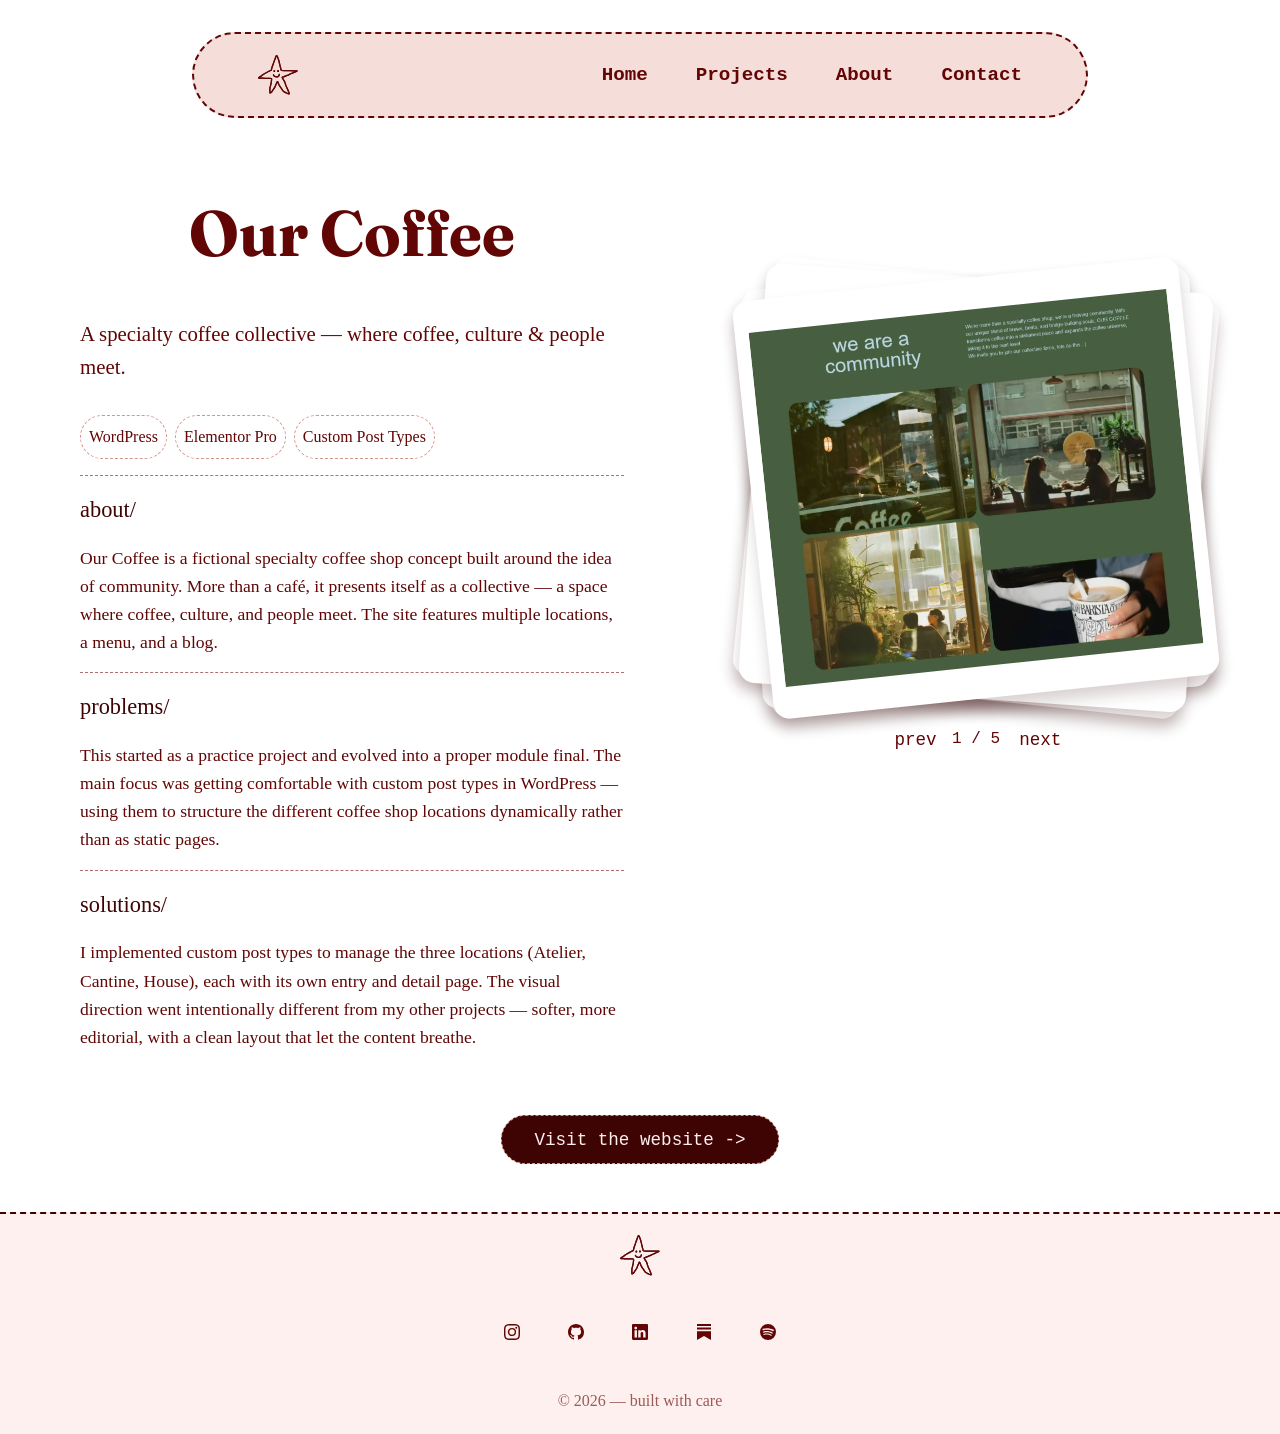
<file: proyectos/our-coffee.html>
<!DOCTYPE html>
<html lang="en">

<head>
    <meta charset="UTF-8">
    <meta name="viewport" content="width=device-width, initial-scale=1.0">
    <meta name="description"
        content="Our Coffee, a specialty coffee website built with WordPress and Elementor Pro. A case study from Martina Rios' portfolio.">
    <link rel="preconnect" href="https://fonts.googleapis.com">
    <link rel="preconnect" href="https://fonts.gstatic.com" crossorigin>
    <link
        href="https://fonts.googleapis.com/css2?family=Fraunces:opsz,wght@9..144,400;9..144,600;9..144,700&display=swap"
        rel="stylesheet">
    <link rel="stylesheet" href="/css/index.css">
    <title>Our Coffee — Martina's Portfolio</title>
    <script src="/js/deck.js" defer></script>
    <script src="/js/menu.js" defer></script>
    <script src="/js/totop.js" defer></script>
    <link rel="icon" type="image/svg+xml" href="/assets/rosa.svg">
</head>

<body>

    <!-- =================== HEADER =================== -->

    <header class="Header">

        <img class="Header-img" src="/assets/bordo.svg" alt="star-burgundy" loading="lazy">

        <nav class="Header-nav">
            <ul class="Header-ul">
                <li class="Header-close-li">
                    <button class="Header-close" aria-label="Cerrar menú" title="Cerrar menú">
                        <svg xmlns="http://www.w3.org/2000/svg" width="32" height="32" fill="currentColor"
                            viewBox="0 0 16 16">
                            <path
                                d="M4.646 4.646a.5.5 0 0 1 .708 0L8 7.293l2.646-2.647a.5.5 0 0 1 .708.708L8.707 8l2.647 2.646a.5.5 0 0 1-.708.708L8 8.707l-2.646 2.647a.5.5 0 0 1-.708-.708L7.293 8 4.646 5.354a.5.5 0 0 1 0-.708" />
                        </svg>
                    </button>
                </li>
                <li class="Header-li"><a href="/index.html" title="Home">Home</a></li>
                <li class="Header-li"><a href="/index.html#projects" title="Projects">Projects</a></li>
                <li class="Header-li"><a href="/index.html#about" title="About">About</a></li>
                <li class="Header-li"><a href="/contact.html" title="Contact">Contact</a></li>
            </ul>
        </nav>

        <button class="Header-burger" aria-label="Abrir menú" title="Abrir menú">
            <svg xmlns="http://www.w3.org/2000/svg" width="24" height="24" fill="currentColor" viewBox="0 0 16 16">
                <path fill-rule="evenodd"
                    d="M2.5 12a.5.5 0 0 1 .5-.5h10a.5.5 0 0 1 0 1H3a.5.5 0 0 1-.5-.5m0-4a.5.5 0 0 1 .5-.5h10a.5.5 0 0 1 0 1H3a.5.5 0 0 1-.5-.5m0-4a.5.5 0 0 1 .5-.5h10a.5.5 0 0 1 0 1H3a.5.5 0 0 1-.5-.5" />
            </svg>
        </button>

    </header>

    <!-- =================== PROYECTO INFO =================== -->

    <section class="Projects-section">

        <div class="Projects-down">

            <div class="Projects-information">


                <div class="Projects-head">
                    <h1 class="Projects-h1">Our Coffee</h1>
                    <p class="Projects-p">A specialty coffee collective — where coffee, culture & people meet.</p>

                    <div class="Projects-tools">
                        <ul class="Projects-ul">
                            <li class="Projects-li">WordPress</li>
                            <li class="Projects-li">Elementor Pro</li>
                            <li class="Projects-li">Custom Post Types</li>
                        </ul>
                    </div>
                </div>

                <div class="Divider"></div>

                <div class="Projects-panel">

                    <div class="Projects-barup">
                        <h2 class="Projects-sub">about/</h2>
                    </div>

                    <div class="Projects-content">Our Coffee is a fictional specialty coffee shop concept
                        built around the idea of community. More than a café, it presents itself as a
                        collective — a space where coffee, culture, and people meet. The site features
                        multiple locations, a menu, and a blog.
                    </div>

                </div>

                <div class="Divider"></div>

                <div class="Projects-panel">

                    <div class="Projects-barup">
                        <h2 class="Projects-sub">problems/</h2>
                    </div>

                    <div class="Projects-content">This started as a practice project and evolved into a
                        proper module final. The main focus was getting comfortable with custom post types
                        in WordPress — using them to structure the different coffee shop locations
                        dynamically rather than as static pages.
                    </div>

                </div>

                <div class="Divider"></div>

                <div class="Projects-panel">

                    <div class="Projects-barup">
                        <h2 class="Projects-sub">solutions/</h2>
                    </div>

                    <div class="Projects-content">I implemented custom post types to manage the three
                        locations (Atelier, Cantine, House), each with its own entry and detail page. The
                        visual direction went intentionally different from my other projects — softer, more
                        editorial, with a clean layout that let the content breathe.
                    </div>

                </div>

            </div>

            <div class="Projects-mockups">

                <!-- las imagenes del deck no usan loading="lazy": el carrusel cambia de carta
                     al instante, asi que se cargan todas de entrada para que ninguna aparezca
                     en blanco al pasar de una a otra. -->
                <div class="Deck-card">
                    <picture>
                        <source srcset="/assets/our-coffee-home-segundo.webp" type="image/webp">
                        <img class="Projects-img" src="/assets/our-coffee-home-segundo.jpg" alt="Our Coffee home page">
                    </picture>
                </div>
                <div class="Deck-card">
                    <picture>
                        <source srcset="/assets/our-coffee-home-tercero.webp" type="image/webp">
                        <img class="Projects-img" src="/assets/our-coffee-home-tercero.jpg"
                            alt="Our Coffee home section">
                    </picture>
                </div>
                <div class="Deck-card">
                    <picture>
                        <source srcset="/assets/our-coffee-about.webp" type="image/webp">
                        <img class="Projects-img" src="/assets/our-coffee-about.jpg" alt="Our Coffee about page">
                    </picture>
                </div>
                <div class="Deck-card">
                    <picture>
                        <source srcset="/assets/our-coffee-menu.webp" type="image/webp">
                        <img class="Projects-img" src="/assets/our-coffee-menu.jpg" alt="Our Coffee menu page">
                    </picture>
                </div>
                <div class="Deck-card">
                    <picture>
                        <source srcset="/assets/our-coffee-contact.webp" type="image/webp">
                        <img class="Projects-img" src="/assets/our-coffee-contact.jpg" alt="Our Coffee contact page">
                    </picture>
                </div>

                <div class="Deck-nav">
                    <button class="Deck-prev" title="Previous image">prev</button>
                    <span class="Deck-count">1 / 5</span>
                    <button class="Deck-next" title="Next image">next</button>
                </div>

            </div>

        </div>

        <div class="Projects-links">
            <a href="https://martinavrios.com/" target="_blank" rel="noreferrer"
                title="Visit the Our Coffee website">Visit the website -> </a>
        </div>

    </section>

    <!-- =================== FOOTER =================== -->

    <footer class="Footer">

        <img class="Footer-img" src="/assets/bordo.svg" alt="star-burgundy" loading="lazy">

        <ul class="Footer-ul">

            <li class="Footer-button">
                <a href="https://instagram.com/martinavrc" target="_blank" rel="noreferrer" aria-label="Instagram"
                    title="Instagram">
                    <svg xmlns="http://www.w3.org/2000/svg" width="16" height="16" fill="currentColor"
                        viewBox="0 0 16 16">
                        <path
                            d="M8 0C5.829 0 5.556.01 4.703.048 3.85.088 3.269.222 2.76.42a3.9 3.9 0 0 0-1.417.923A3.9 3.9 0 0 0 .42 2.76C.222 3.268.087 3.85.048 4.7.01 5.555 0 5.827 0 8.001c0 2.172.01 2.444.048 3.297.04.852.174 1.433.372 1.942.205.526.478.972.923 1.417.444.445.89.719 1.416.923.51.198 1.09.333 1.942.372C5.555 15.99 5.827 16 8 16s2.444-.01 3.298-.048c.851-.04 1.434-.174 1.943-.372a3.9 3.9 0 0 0 1.416-.923c.445-.445.718-.891.923-1.417.197-.509.332-1.09.372-1.942C15.99 10.445 16 10.173 16 8s-.01-2.445-.048-3.299c-.04-.851-.175-1.433-.372-1.941a3.9 3.9 0 0 0-.923-1.417A3.9 3.9 0 0 0 13.24.42c-.51-.198-1.092-.333-1.943-.372C10.443.01 10.172 0 7.998 0zm-.717 1.442h.718c2.136 0 2.389.007 3.232.046.78.035 1.204.166 1.486.275.373.145.64.319.92.599s.453.546.598.92c.11.281.24.705.275 1.485.039.843.047 1.096.047 3.231s-.008 2.389-.047 3.232c-.035.78-.166 1.203-.275 1.485a2.5 2.5 0 0 1-.599.919c-.28.28-.546.453-.92.598-.28.11-.704.24-1.485.276-.843.038-1.096.047-3.232.047s-2.39-.009-3.233-.047c-.78-.036-1.203-.166-1.485-.276a2.5 2.5 0 0 1-.92-.598 2.5 2.5 0 0 1-.6-.92c-.109-.281-.24-.705-.275-1.485-.038-.843-.046-1.096-.046-3.233s.008-2.388.046-3.231c.036-.78.166-1.204.276-1.486.145-.373.319-.64.599-.92s.546-.453.92-.598c.282-.11.705-.24 1.485-.276.738-.034 1.024-.044 2.515-.045zm4.988 1.328a.96.96 0 1 0 0 1.92.96.96 0 0 0 0-1.92m-4.27 1.122a4.109 4.109 0 1 0 0 8.217 4.109 4.109 0 0 0 0-8.217m0 1.441a2.667 2.667 0 1 1 0 5.334 2.667 2.667 0 0 1 0-5.334" />
                    </svg>
                </a>
            </li>

            <li class="Footer-button">
                <a href="https://github.com/martinavrc-lol" target="_blank" rel="noreferrer" aria-label="GitHub"
                    title="GitHub">
                    <svg xmlns="http://www.w3.org/2000/svg" width="16" height="16" fill="currentColor"
                        viewBox="0 0 16 16">
                        <path
                            d="M8 0C3.58 0 0 3.58 0 8c0 3.54 2.29 6.53 5.47 7.59.4.07.55-.17.55-.38 0-.19-.01-.82-.01-1.49-2.01.37-2.53-.49-2.69-.94-.09-.23-.48-.94-.82-1.13-.28-.15-.68-.52-.01-.53.63-.01 1.08.58 1.23.82.72 1.21 1.87.87 2.33.66.07-.52.28-.87.51-1.07-1.78-.2-3.64-.89-3.64-3.95 0-.87.31-1.59.82-2.15-.08-.2-.36-1.02.08-2.12 0 0 .67-.21 2.2.82.64-.18 1.32-.27 2-.27s1.36.09 2 .27c1.53-1.04 2.2-.82 2.2-.82.44 1.1.16 1.92.08 2.12.51.56.82 1.27.82 2.15 0 3.07-1.87 3.75-3.65 3.95.29.25.54.73.54 1.48 0 1.07-.01 1.93-.01 2.2 0 .21.15.46.55.38A8.01 8.01 0 0 0 16 8c0-4.42-3.58-8-8-8" />
                    </svg>
                </a>
            </li>

            <li class="Footer-button">
                <a href="https://www.linkedin.com/in/martina-victoria-rios-513271286" target="_blank" rel="noreferrer"
                    aria-label="Linkedin" title="LinkedIn">
                    <svg xmlns="http://www.w3.org/2000/svg" width="16" height="16" fill="currentColor"
                        viewBox="0 0 16 16">
                        <path
                            d="M0 1.146C0 .513.526 0 1.175 0h13.65C15.474 0 16 .513 16 1.146v13.708c0 .633-.526 1.146-1.175 1.146H1.175C.526 16 0 15.487 0 14.854zm4.943 12.248V6.169H2.542v7.225zm-1.2-8.212c.837 0 1.358-.554 1.358-1.248-.015-.709-.52-1.248-1.342-1.248S2.4 3.226 2.4 3.934c0 .694.521 1.248 1.327 1.248zm4.908 8.212V9.359c0-.216.016-.432.08-.586.173-.431.568-.878 1.232-.878.869 0 1.216.662 1.216 1.634v3.865h2.401V9.25c0-2.22-1.184-3.252-2.764-3.252-1.274 0-1.845.7-2.165 1.193v.025h-.016l.016-.025V6.169h-2.4c.03.678 0 7.225 0 7.225z" />
                    </svg>
                </a>
            </li>
            <li class="Footer-button">
                <a href="https://substack.com/@mvrc111" target="_blank" rel="noreferrer" aria-label="Substack"
                    title="Substack">
                    <svg xmlns="http://www.w3.org/2000/svg" width="16" height="16" fill="currentColor"
                        viewBox="0 0 16 16">
                        <path d="M15 3.604H1v1.891h14v-1.89ZM1 7.208V16l7-3.926L15 16V7.208zM15 0H1v1.89h14z" />
                    </svg>
                </a>
            </li>
            <li class="Footer-button">
                <a href="https://open.spotify.com/user/martirios_?si=734b0f23eeb2434a" target="_blank" rel="noreferrer"
                    aria-label="Spotify" title="Spotify">
                    <svg xmlns="http://www.w3.org/2000/svg" width="16" height="16" fill="currentColor"
                        viewBox="0 0 16 16">
                        <path
                            d="M8 0a8 8 0 1 0 0 16A8 8 0 0 0 8 0m3.669 11.538a.5.5 0 0 1-.686.165c-1.879-1.147-4.243-1.407-7.028-.77a.499.499 0 0 1-.222-.973c3.048-.696 5.662-.397 7.77.892a.5.5 0 0 1 .166.686m.979-2.178a.624.624 0 0 1-.858.205c-2.15-1.321-5.428-1.704-7.972-.932a.625.625 0 0 1-.362-1.194c2.905-.881 6.517-.454 8.986 1.063a.624.624 0 0 1 .206.858m.084-2.268C10.154 5.56 5.9 5.419 3.438 6.166a.748.748 0 1 1-.434-1.432c2.825-.857 7.523-.692 10.492 1.07a.747.747 0 1 1-.764 1.288" />
                    </svg>
                </a>
            </li>
        </ul>

        <span class="Footer-span">© 2026 — built with care</span>

    </footer>

    <!-- =================== BOTON TO TOP =================== -->

    <!-- boton flotante volver arriba (solo movil en esta pagina) -->
    <button class="ToTop ToTop--mobile" aria-label="Volver arriba" title="Volver arriba">
        <svg xmlns="http://www.w3.org/2000/svg" width="24" height="24" fill="currentColor" viewBox="0 0 16 16">
            <path fill-rule="evenodd"
                d="M8 15a.5.5 0 0 0 .5-.5V2.707l3.146 3.147a.5.5 0 0 0 .708-.708l-4-4a.5.5 0 0 0-.708 0l-4 4a.5.5 0 1 0 .708.708L7.5 2.707V14.5a.5.5 0 0 0 .5.5" />
        </svg>
    </button>

</body>

</html>
</file>
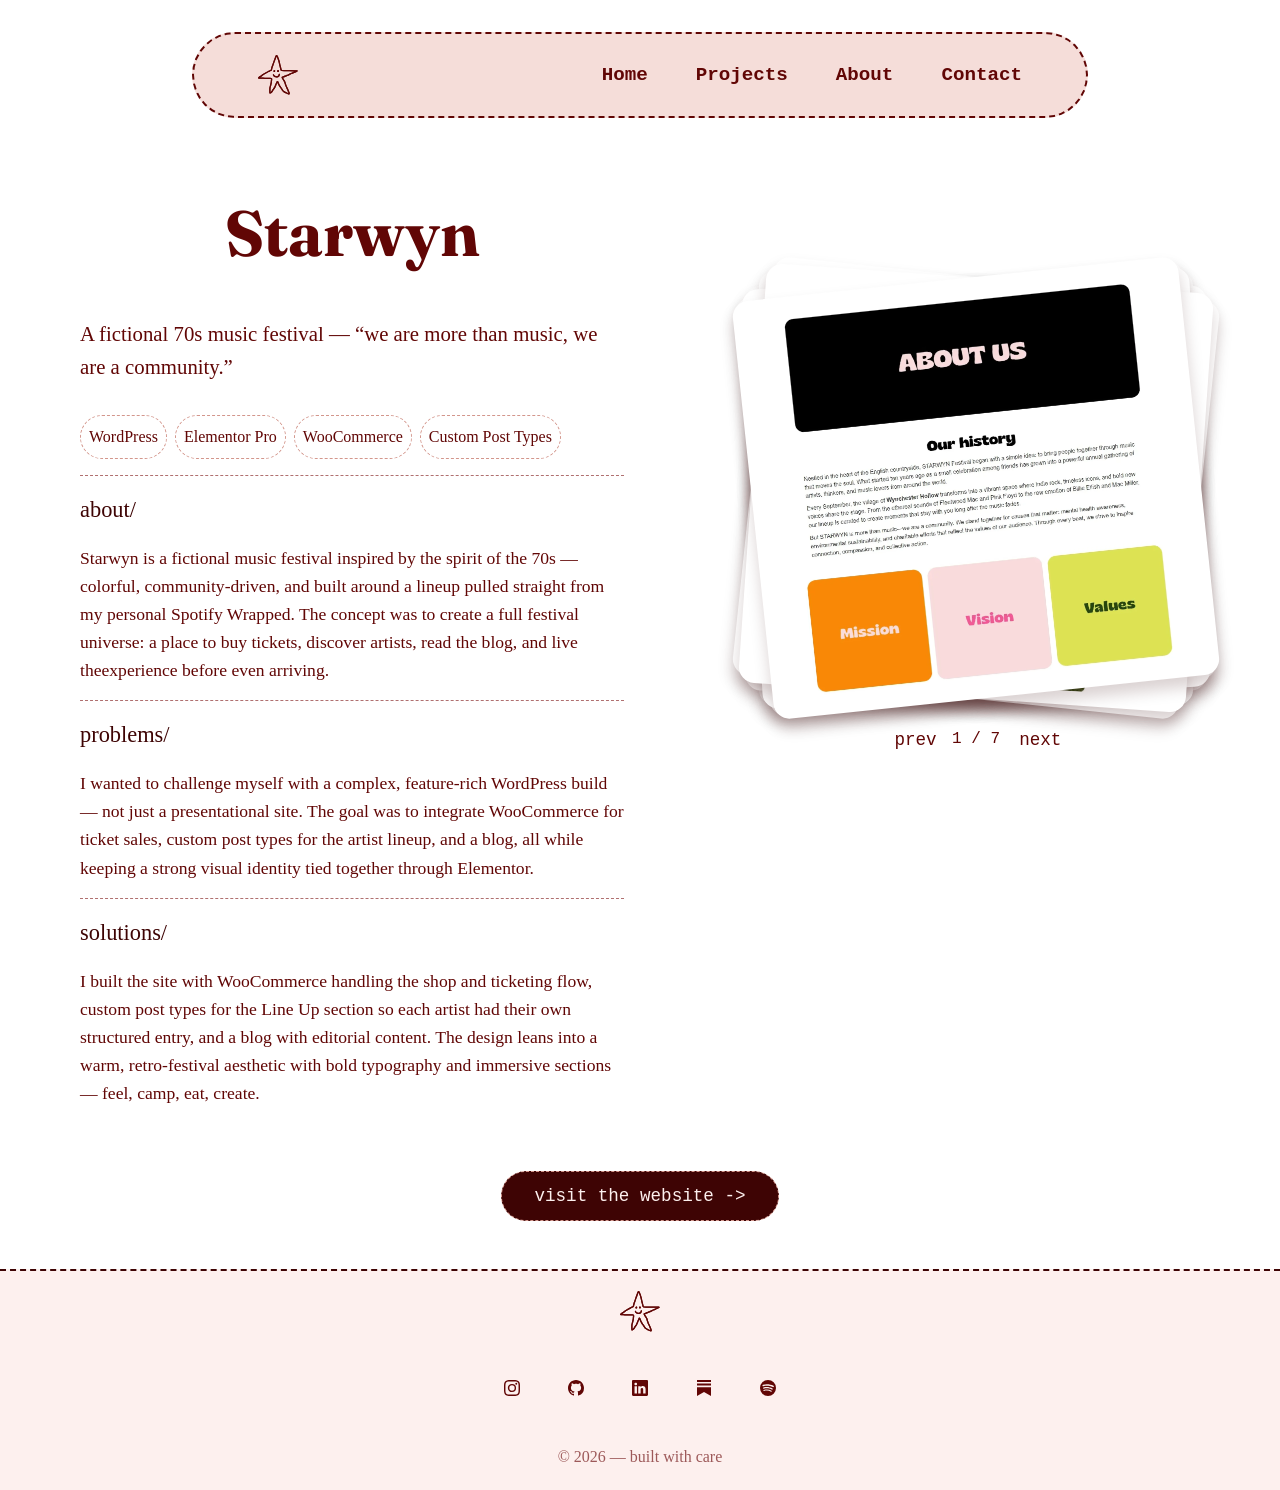
<file: proyectos/starwyn.html>
<!DOCTYPE html>
<html lang="en">

<head>
    <meta charset="UTF-8">
    <meta name="viewport" content="width=device-width, initial-scale=1.0">
    <meta name="description"
        content="Starwyn, a fictional 70s music festival built with WordPress, WooCommerce and custom post types. A case study from Martina Rios' portfolio.">
    <link rel="preconnect" href="https://fonts.googleapis.com">
    <link rel="preconnect" href="https://fonts.gstatic.com" crossorigin>
    <link
        href="https://fonts.googleapis.com/css2?family=Fraunces:opsz,wght@9..144,400;9..144,600;9..144,700&display=swap"
        rel="stylesheet">
    <link rel="stylesheet" href="/css/index.css">
    <title>Starwyn — Martina's Portfolio</title>
    <script src="/js/deck.js" defer></script>
    <script src="/js/menu.js" defer></script>
    <script src="/js/totop.js" defer></script>
    <link rel="icon" type="image/svg+xml" href="/assets/rosa.svg">
</head>

<body>

    <!-- =================== HEADER =================== -->

    <header class="Header">

        <img class="Header-img" src="/assets/bordo.svg" alt="star-burgundy" loading="lazy">

        <nav class="Header-nav">
            <ul class="Header-ul">
                <li class="Header-close-li">
                    <button class="Header-close" aria-label="Cerrar menú" title="Cerrar menú">
                        <svg xmlns="http://www.w3.org/2000/svg" width="32" height="32" fill="currentColor"
                            viewBox="0 0 16 16">
                            <path
                                d="M4.646 4.646a.5.5 0 0 1 .708 0L8 7.293l2.646-2.647a.5.5 0 0 1 .708.708L8.707 8l2.647 2.646a.5.5 0 0 1-.708.708L8 8.707l-2.646 2.647a.5.5 0 0 1-.708-.708L7.293 8 4.646 5.354a.5.5 0 0 1 0-.708" />
                        </svg>
                    </button>
                </li>
                <li class="Header-li"><a href="/index.html" title="Home">Home</a></li>
                <li class="Header-li"><a href="/index.html#projects" title="Projects">Projects</a></li>
                <li class="Header-li"><a href="/index.html#about" title="About">About</a></li>
                <li class="Header-li"><a href="/contact.html" title="Contact">Contact</a></li>
            </ul>
        </nav>

        <button class="Header-burger" aria-label="Abrir menú" title="Abrir menú">
            <svg xmlns="http://www.w3.org/2000/svg" width="24" height="24" fill="currentColor" viewBox="0 0 16 16">
                <path fill-rule="evenodd"
                    d="M2.5 12a.5.5 0 0 1 .5-.5h10a.5.5 0 0 1 0 1H3a.5.5 0 0 1-.5-.5m0-4a.5.5 0 0 1 .5-.5h10a.5.5 0 0 1 0 1H3a.5.5 0 0 1-.5-.5m0-4a.5.5 0 0 1 .5-.5h10a.5.5 0 0 1 0 1H3a.5.5 0 0 1-.5-.5" />
            </svg>
        </button>


    </header>

    <!-- =================== PROYECTO INFO =================== -->

    <section class="Projects-section">

        <div class="Link-back">
            <span class="Link-title"></span>
        </div>

        <div class="Projects-down">

            <div class="Projects-information">


                <div class="Projects-head">
                    <h1 class="Projects-h1">Starwyn</h1>
                    <p class="Projects-p">A fictional 70s music festival — “we are more than music, we are a
                        community.”</p>

                    <div class="Projects-tools">
                        <ul class="Projects-ul">
                            <li class="Projects-li">WordPress</li>
                            <li class="Projects-li">Elementor Pro</li>
                            <li class="Projects-li">WooCommerce</li>
                            <li class="Projects-li">Custom Post Types</li>
                        </ul>
                    </div>
                </div>

                <div class="Divider"></div>

                <div class="Projects-panel">

                    <div class="Projects-barup">
                        <h2 class="Projects-sub">about/</h2>
                    </div>

                    <div class="Projects-content">Starwyn is a fictional music festival inspired by the
                        spirit of the 70s — colorful, community-driven, and built around a lineup pulled
                        straight from my personal Spotify Wrapped. The concept was to create a full festival
                        universe: a place to buy tickets, discover artists, read the blog, and live
                        theexperience before even arriving.
                    </div>

                </div>

                <div class="Divider"></div>

                <div class="Projects-panel">

                    <div class="Projects-barup">
                        <h2 class="Projects-sub">problems/</h2>
                    </div>

                    <div class="Projects-content">I wanted to challenge myself with a complex, feature-rich
                        WordPress build — not just a presentational site. The goal was to integrate
                        WooCommerce for ticket sales, custom post types for the artist lineup, and a blog,
                        all while keeping a strong visual identity tied together through Elementor.
                    </div>

                </div>

                <div class="Divider"></div>

                <div class="Projects-panel">

                    <div class="Projects-barup">
                        <h2 class="Projects-sub">solutions/</h2>
                    </div>

                    <div class="Projects-content">I built the site with WooCommerce handling the shop and
                        ticketing flow, custom post types for the Line Up section so each artist had their
                        own structured entry, and a blog with editorial content. The design leans into a
                        warm, retro-festival aesthetic with bold typography and immersive sections — feel,
                        camp, eat, create.</div>

                </div>

            </div>

            <div class="Projects-mockups">

                <!-- las imagenes del deck no usan loading="lazy": el carrusel cambia de carta
                     al instante, así que se cargan todas de entrada para que ninguna aparezca
                     en blanco al pasar de una a otra. -->
                <div class="Deck-card">
                    <picture>
                        <source srcset="/assets/starwyn-about-primero.webp" type="image/webp">
                        <img class="Projects-img" src="/assets/starwyn-about-primero.jpg" alt="Starwyn about page">
                    </picture>
                </div>
                <div class="Deck-card">
                    <picture>
                        <source srcset="/assets/starwyn-home-segundo.webp" type="image/webp">
                        <img class="Projects-img" src="/assets/starwyn-home-segundo.jpg" alt="Starwyn home page">
                    </picture>
                </div>
                <div class="Deck-card">
                    <picture>
                        <source srcset="/assets/starwyn-about-primero.webp" type="image/webp">
                        <img class="Projects-img" src="/assets/starwyn-about-primero.jpg" alt="Starwyn about section">
                    </picture>
                </div>
                <div class="Deck-card">
                    <picture>
                        <source srcset="/assets/starwyn-about-segundo.webp" type="image/webp">
                        <img class="Projects-img" src="/assets/starwyn-about-segundo.jpg" alt="Starwyn about detail">
                    </picture>
                </div>
                <div class="Deck-card">
                    <picture>
                        <source srcset="/assets/starwyn-tickets.webp" type="image/webp">
                        <img class="Projects-img" src="/assets/starwyn-tickets.jpg" alt="Starwyn tickets page">
                    </picture>
                </div>
                <div class="Deck-card">
                    <picture>
                        <source srcset="/assets/starwyn-lineup-primero.webp" type="image/webp">
                        <img class="Projects-img" src="/assets/starwyn-lineup-primero.jpg" alt="Starwyn line-up page">
                    </picture>
                </div>
                <div class="Deck-card">
                    <picture>
                        <source srcset="/assets/starwyn-lineup-segundo.webp" type="image/webp">
                        <img class="Projects-img" src="/assets/starwyn-lineup-segundo.jpg" alt="Starwyn line-up detail">
                    </picture>
                </div>

                <div class="Deck-nav">
                    <button class="Deck-prev" title="Previous image">prev</button>
                    <span class="Deck-count">1 / 7</span>
                    <button class="Deck-next" title="Next image">next</button>
                </div>

            </div>

        </div>

        <div class="Projects-links">
            <a href="https://starwyn.martinavrios.com/" target="_blank" rel="noreferrer"
                title="Visit the Starwyn website">visit the website -> </a>
        </div>

    </section>

    <!-- =================== FOOTER =================== -->

    <footer class="Footer">

        <img class="Footer-img" src="/assets/bordo.svg" alt="star-burgundy" loading="lazy">

        <ul class="Footer-ul">

            <li class="Footer-button">
                <a href="https://instagram.com/martinavrc" target="_blank" rel="noreferrer" aria-label="Instagram"
                    title="Instagram">
                    <svg xmlns="http://www.w3.org/2000/svg" width="16" height="16" fill="currentColor"
                        viewBox="0 0 16 16">
                        <path
                            d="M8 0C5.829 0 5.556.01 4.703.048 3.85.088 3.269.222 2.76.42a3.9 3.9 0 0 0-1.417.923A3.9 3.9 0 0 0 .42 2.76C.222 3.268.087 3.85.048 4.7.01 5.555 0 5.827 0 8.001c0 2.172.01 2.444.048 3.297.04.852.174 1.433.372 1.942.205.526.478.972.923 1.417.444.445.89.719 1.416.923.51.198 1.09.333 1.942.372C5.555 15.99 5.827 16 8 16s2.444-.01 3.298-.048c.851-.04 1.434-.174 1.943-.372a3.9 3.9 0 0 0 1.416-.923c.445-.445.718-.891.923-1.417.197-.509.332-1.09.372-1.942C15.99 10.445 16 10.173 16 8s-.01-2.445-.048-3.299c-.04-.851-.175-1.433-.372-1.941a3.9 3.9 0 0 0-.923-1.417A3.9 3.9 0 0 0 13.24.42c-.51-.198-1.092-.333-1.943-.372C10.443.01 10.172 0 7.998 0zm-.717 1.442h.718c2.136 0 2.389.007 3.232.046.78.035 1.204.166 1.486.275.373.145.64.319.92.599s.453.546.598.92c.11.281.24.705.275 1.485.039.843.047 1.096.047 3.231s-.008 2.389-.047 3.232c-.035.78-.166 1.203-.275 1.485a2.5 2.5 0 0 1-.599.919c-.28.28-.546.453-.92.598-.28.11-.704.24-1.485.276-.843.038-1.096.047-3.232.047s-2.39-.009-3.233-.047c-.78-.036-1.203-.166-1.485-.276a2.5 2.5 0 0 1-.92-.598 2.5 2.5 0 0 1-.6-.92c-.109-.281-.24-.705-.275-1.485-.038-.843-.046-1.096-.046-3.233s.008-2.388.046-3.231c.036-.78.166-1.204.276-1.486.145-.373.319-.64.599-.92s.546-.453.92-.598c.282-.11.705-.24 1.485-.276.738-.034 1.024-.044 2.515-.045zm4.988 1.328a.96.96 0 1 0 0 1.92.96.96 0 0 0 0-1.92m-4.27 1.122a4.109 4.109 0 1 0 0 8.217 4.109 4.109 0 0 0 0-8.217m0 1.441a2.667 2.667 0 1 1 0 5.334 2.667 2.667 0 0 1 0-5.334" />
                    </svg>
                </a>
            </li>

            <li class="Footer-button">
                <a href="https://github.com/martinavrc-lol" target="_blank" rel="noreferrer" aria-label="GitHub"
                    title="GitHub">
                    <svg xmlns="http://www.w3.org/2000/svg" width="16" height="16" fill="currentColor"
                        viewBox="0 0 16 16">
                        <path
                            d="M8 0C3.58 0 0 3.58 0 8c0 3.54 2.29 6.53 5.47 7.59.4.07.55-.17.55-.38 0-.19-.01-.82-.01-1.49-2.01.37-2.53-.49-2.69-.94-.09-.23-.48-.94-.82-1.13-.28-.15-.68-.52-.01-.53.63-.01 1.08.58 1.23.82.72 1.21 1.87.87 2.33.66.07-.52.28-.87.51-1.07-1.78-.2-3.64-.89-3.64-3.95 0-.87.31-1.59.82-2.15-.08-.2-.36-1.02.08-2.12 0 0 .67-.21 2.2.82.64-.18 1.32-.27 2-.27s1.36.09 2 .27c1.53-1.04 2.2-.82 2.2-.82.44 1.1.16 1.92.08 2.12.51.56.82 1.27.82 2.15 0 3.07-1.87 3.75-3.65 3.95.29.25.54.73.54 1.48 0 1.07-.01 1.93-.01 2.2 0 .21.15.46.55.38A8.01 8.01 0 0 0 16 8c0-4.42-3.58-8-8-8" />
                    </svg>
                </a>
            </li>

            <li class="Footer-button">
                <a href="https://www.linkedin.com/in/martina-victoria-rios-513271286" target="_blank" rel="noreferrer"
                    aria-label="Linkedin" title="LinkedIn">
                    <svg xmlns="http://www.w3.org/2000/svg" width="16" height="16" fill="currentColor"
                        viewBox="0 0 16 16">
                        <path
                            d="M0 1.146C0 .513.526 0 1.175 0h13.65C15.474 0 16 .513 16 1.146v13.708c0 .633-.526 1.146-1.175 1.146H1.175C.526 16 0 15.487 0 14.854zm4.943 12.248V6.169H2.542v7.225zm-1.2-8.212c.837 0 1.358-.554 1.358-1.248-.015-.709-.52-1.248-1.342-1.248S2.4 3.226 2.4 3.934c0 .694.521 1.248 1.327 1.248zm4.908 8.212V9.359c0-.216.016-.432.08-.586.173-.431.568-.878 1.232-.878.869 0 1.216.662 1.216 1.634v3.865h2.401V9.25c0-2.22-1.184-3.252-2.764-3.252-1.274 0-1.845.7-2.165 1.193v.025h-.016l.016-.025V6.169h-2.4c.03.678 0 7.225 0 7.225z" />
                    </svg>
                </a>
            </li>
            <li class="Footer-button">
                <a href="https://substack.com/@mvrc111" target="_blank" rel="noreferrer" aria-label="Substack"
                    title="Substack">
                    <svg xmlns="http://www.w3.org/2000/svg" width="16" height="16" fill="currentColor"
                        viewBox="0 0 16 16">
                        <path d="M15 3.604H1v1.891h14v-1.89ZM1 7.208V16l7-3.926L15 16V7.208zM15 0H1v1.89h14z" />
                    </svg>
                </a>
            </li>
            <li class="Footer-button">
                <a href="https://open.spotify.com/user/martirios_?si=734b0f23eeb2434a" target="_blank" rel="noreferrer"
                    aria-label="Spotify" title="Spotify">
                    <svg xmlns="http://www.w3.org/2000/svg" width="16" height="16" fill="currentColor"
                        viewBox="0 0 16 16">
                        <path
                            d="M8 0a8 8 0 1 0 0 16A8 8 0 0 0 8 0m3.669 11.538a.5.5 0 0 1-.686.165c-1.879-1.147-4.243-1.407-7.028-.77a.499.499 0 0 1-.222-.973c3.048-.696 5.662-.397 7.77.892a.5.5 0 0 1 .166.686m.979-2.178a.624.624 0 0 1-.858.205c-2.15-1.321-5.428-1.704-7.972-.932a.625.625 0 0 1-.362-1.194c2.905-.881 6.517-.454 8.986 1.063a.624.624 0 0 1 .206.858m.084-2.268C10.154 5.56 5.9 5.419 3.438 6.166a.748.748 0 1 1-.434-1.432c2.825-.857 7.523-.692 10.492 1.07a.747.747 0 1 1-.764 1.288" />
                    </svg>
                </a>
            </li>
        </ul>

        <span class="Footer-span">© 2026 — built with care</span>

    </footer>

    <!-- =================== BOTON TO TOP =================== -->

    <!-- boton flotante volver arriba (solo movil en esta pagina) -->
    <button class="ToTop ToTop--mobile" aria-label="Volver arriba" title="Volver arriba">
        <svg xmlns="http://www.w3.org/2000/svg" width="24" height="24" fill="currentColor" viewBox="0 0 16 16">
            <path fill-rule="evenodd"
                d="M8 15a.5.5 0 0 0 .5-.5V2.707l3.146 3.147a.5.5 0 0 0 .708-.708l-4-4a.5.5 0 0 0-.708 0l-4 4a.5.5 0 1 0 .708.708L7.5 2.707V14.5a.5.5 0 0 0 .5.5" />
        </svg>
    </button>

</body>

</html>
</file>
<file: css/index.css>
:root {
    scroll-behavior: smooth;
    font-size: 100%;

    /* --- colores --- */
    --burgundy-primary: rgb(97, 6, 5);      /* bordo principal: textos y fondo de la seccion proyectos */
    --burgundy-deep: rgb(62, 4, 4);         /* bordo oscuro: botones, bordes y barras */
    --rose-primary: rgb(211, 150, 140);     /* rosa: acentos y bordes punteados */
    --rose-dark: rgb(176, 112, 112);        /* rosa oscuro: bordes punteados y separadores */
    --rose-text: rgb(157, 89, 89);          /* rosa oscuro para textos: cumple contraste AA */
    --peach-1: rgb(245, 221, 217);          /* durazno claro: fondo del header */
    --peach-2: rgb(240, 200, 196);          /* durazno medio */
    --peach-3: rgb(253, 240, 238);          /* durazno muy claro: fondos de tarjetas */
    --cream: rgb(255, 248, 247);            /* crema: color base */
    --border-deck: rgb(255, 255, 255);      /* blanco: fondo de las cartas del mazo */
    --deck-shadow: rgba(50, 2, 2, .18);     /* sombra de las cartas del mazo */

    /* --- tipografias --- */
    --hero-font: 'Pearl Jean';                              /* display / hero (auto-hospedada) */
    --h1-primary: 'Fraunces', Georgia, serif;               /* titulos h1 */
    --text-primary: Georgia, serif;                         /* texto de parrafos */
    --mono-primary: ui-monospace, 'SF Mono', Menlo, Consolas, monospace;   /* estilo terminal / mono */
}

* {
    margin: 0;
    padding: 0;
    border: 0;
    box-sizing: border-box;
}

li,
ul {
    list-style: none;
}

a {
    display: block;
    color: inherit;
    text-decoration: none;
}

p a {
    display: inline;
}

h1 {
    font-family: var(--hero-font);
}


h2,
h4,
h3,
h5,
h6,
strong,
em,
mark,
pre,
code {
    font: inherit;
}

mark {
    background-color: transparent;
}

picture,
img,
video,
iframe {
    display: block;
    max-width: 100%;
    width: 100%;
    height: initial;
}

svg {
    display: block;
    width: initial;
    height: initial;
    fill: currentColor;
}

form,
input,
select,
option,
textarea,
label,
fieldset,
legend,
button {
    display: block;
    font: inherit;
    background-color: initial;
}

fieldset {
    border: none;
}

button,
label {
    cursor: pointer;
}

@font-face {
    font-family: 'Pearl Jean';
    src: url('../fonts/pearl-jean.woff2') format('woff2'),
        url('../fonts/pearl-jean.woff') format('woff');
    font-weight: normal;
    font-style: normal;
    font-display: swap;
}

body {
    /*background-color: var(--peach-1);*/
    font-family: var(--text-primary);
    font-size: 1rem;
    line-height: 1.6;
    -webkit-font-smoothing: antialiased;
    -moz-osx-font-smoothing: grayscale;

    /* estrellita rosa como cursor en todo el sitio (fallback a auto) */
    cursor: url('../assets/rosa-cursor.svg') 16 16, auto;
}

/* la estrella tambien sobre links y botones (pisa el pointer del reset) */
a,
button,
label {
    cursor: url('../assets/rosa-cursor.svg') 16 16, pointer;
}

/* en los campos del formulario, cursor de texto normal */
input,
textarea {
    cursor: text;
}


/* ==================== HEADER ==================== */

.Header {
    width: 70%;
    margin: 2rem auto 0;
    padding: 1.3rem 4rem 1.3rem 4rem;
    background-color: var(--peach-1);
    border: 2px dashed var(--burgundy-primary);
    border-radius: 3rem;

    display: flex;
    flex-flow: row nowrap;
    justify-content: space-between;
    align-items: center;

}

.Header-img {
    width: 2.5rem;
}

.Header-ul {
    display: flex;
    flex-flow: row nowrap;
    justify-content: center;
    align-items: center;
    gap: 3rem;
}

.Header-li {
    color: var(--burgundy-primary);
    font-size: 1.2rem;
    font-weight: 600;
    font-family: var(--mono-primary);
}

.Header-li a {
    transition: opacity 0.2s ease, transform 0.2s ease;
}

.Header-li a:hover {
    opacity: 0.7;
}

.Header-li a:active {
    transform: scale(0.95);
}

.Header-burger {
    display: none;
    transition: opacity 0.2s ease, transform 0.2s ease;
}

.Header-burger:hover {
    opacity: 0.7;
}

.Header-burger:active {
    transform: scale(0.95);
}

/* la X de cerrar: oculta en desktop */
.Header-close-li {
    display: none;
}

.Header-close {
    transition: opacity 0.2s ease, transform 0.2s ease;
}

.Header-close:hover {
    opacity: 0.7;
}

.Header-close:active {
    transform: scale(0.95);
}

/* con el menu abierto, la página de atrás no scrollea */
body.menuAbierto {
    overflow: hidden;
}

/* --------------- RESPONSIVE HEADER --------------- */

/* tablet */
@media (max-width: 1024px) {
    .Header {
        width: 90%;
        padding: 1.2rem 2rem;
    }
}

/* menu hamburguesa: aparece en tablets angostos y móvil */
@media (max-width: 768px) {
    .Header-burger {
        display: block;
        color: var(--burgundy-deep);
    }

    .Header-li {
        font-size: 1.3rem;
        color: var(--peach-1);
    }

    .Header-ul {
        position: fixed;
        top: 0;
        left: 0;
        width: 100%;
        height: 100vh;
        z-index: 10;
        background-color: var(--burgundy-primary);

        flex-flow: column;
        justify-content: center;
        align-items: center;
        gap: 3rem;

        transform: translateX(100%);
        transition: transform 0.4s ease;
    }

    .Header-ul.isOpen {
        transform: translateX(0);
    }

    /* la X de cerrar, arriba a la derecha del panel */
    .Header-close-li {
        display: block;
        position: absolute;
        top: 1.5rem;
        right: 2rem;
        margin: 0;
    }

    .Header-close {
        color: var(--peach-1);
        line-height: 1;
    }
}

/* movil */
@media (max-width: 600px) {
    .Header {
        padding: 1rem 1.2rem;
        margin-top: 1.2rem;
    }
}

/* =================== HERO LANDING =================== */

.Hero-landing {
    width: 100%;
    height: 85vh;
    position: relative;
    overflow: hidden;
    display: flex;
    justify-content: center;
    align-items: center;
}

.Hero-h1 {
    width: 100%;
    color: var(--burgundy-primary);
    font-size: clamp(1.7rem, 8vw, 5rem);

    display: flex;
    flex-flow: column nowrap;
    justify-content: center;
    align-items: center;

    position: relative;
    z-index: 9;

    opacity: 0;
    transform: translateY(60px);
    transition: opacity 2s ease, transform 0.8s ease;
}

.Hero-h1-span {
    display: block;
}

.Hero-h1.isVisible {
    opacity: 1;
    transform: translateY(0);
}

.Hero-star {
    position: absolute;
    width: 4rem;
    pointer-events: none;
}

/* --------------- RESPONSIVE HERO --------------- */

/* movil */
@media (max-width: 600px){ 
    .Hero-landing {
        height: 80vh;
    }

}

/* =================== PROJECTS =================== */

.Projects {
    width: 100%;
    background-color: var(--burgundy-primary);
}

/* =================== PROJECTS HEADER =================== */

.Projects-header {
    width: 100%;
    padding: 1.3rem 4rem 1.3rem 4rem;
    border-bottom: 2px dashed var(--rose-primary);

    display: flex;
    flex-flow: row nowrap;
    justify-content: space-between;
    align-items: center;
}

.Projects-h2 {
    padding: 1rem 0 1rem 0;
    color: var(--rose-primary);
    font-family: var(--hero-font);
    font-size: 2rem;
}

.Projects-imagen {
    width: 2rem;
}

/* =================== PROJECTS FOLDERS =================== */

.Projects-little {
    width: 90%;
    padding: 3rem 3rem 0 3rem;
    margin: auto;
    color: var(--peach-1);
    font-family: var(--mono-primary);
}

.Span {
    color: var(--rose-primary);
}

.Projects-wrap {
    width: 90%;
    min-height: 80vh;
    padding: 3rem;
    margin: auto;
    display: flex;
    flex-flow: row nowrap;
    justify-content: start;
    align-items: stretch;
    gap: 2rem;
}

.Projects-folder {
    width: 100%;
    height: fit-content;

    border: 3px dashed var(--rose-dark);
    border-radius: 1rem;
    background-color: var(--peach-3);

    display: flex;
    flex-flow: column;

    transition: transform 0.4s ease;

}

.Projects-folder:hover {
    transform: translateY(-10px);
    box-shadow: 0 20px 5px rgba(12, 12, 12, 0.25);
}

/* barra de arriba */

.Projects-up {
    width: 100%;
    padding: 1rem;
    background-color: var(--peach-1);
    border-radius: 1rem 1rem 0 0;
    border-bottom: 3px dashed var(--rose-dark);
    display: flex;
    flex-flow: row nowrap;
    justify-content: space-between;
    align-items: center;
}

.Projects-name {
    color: var(--burgundy-deep);
    font-weight: 600;
    font-family: var(--mono-primary);
}

.Projects-code {
    color: var(--burgundy-deep);
    font-weight: 600;
}

/* contenido con folders y data */
.Projects-info {
    width: 100%;
    padding: 1rem;
    display: flex;
    flex-flow: column;
    justify-content: center;
    align-items: start;
    gap: .8rem;
}

.Projects-svg {
    width: 110px;
}

.Projects-title {
    color: var(--rose-text);
}

.Projects-p {
    color: var(--burgundy-deep);
    font-weight: 500;
    font-size: 1rem;
}

.Projects-a {
    color: var(--rose-text);
    font-weight: 500;
    font-size: 1.1rem;
    transition: opacity 0.2s ease, transform 0.2s ease;
}

.Projects-a:hover {
    opacity: 0.7;
}

.Projects-a:active {
    transform: scale(0.95);
}

/* -------------- RESPONSIVE FOLDERS LANDING -------------- */

/* tablet */
@media (max-width: 1024px) {

    .Projects-header {
        padding: 1.2rem 2rem;
    }

    .Projects-wrap {
        width: 95%;
        padding: 2rem;
        flex-flow: row wrap;
    }

    /* dos folders por fila */
    .Projects-folder {
        width: calc(50% - 1rem);
    }
}

/* movil */
@media (max-width: 600px) {

    .Projects-header {
        padding: 1rem 1.2rem;
    }

    .Projects-h2 {
        font-size: 1.6rem;
    }

    .Projects-little{
        font-size: .8rem;
        padding: 1.7rem 1rem 0 .6rem;
    }

    .Projects-wrap {
        width: 100%;
        padding: 1.5rem 1.2rem;
        flex-flow: column;
        gap: 1.5rem;
    }

    /* un folder por fila */
    .Projects-folder {
        width: 100%;
    }
}

/* =================== PROJECTS INFORMATION =================== */

.Projects-section {
    width: 90%;
    margin: 5vh auto;
}

.Projects-down {
    margin: 3rem 0 0;
    padding: 1rem;

    display: flex;
    flex-flow: row nowrap;
    justify-content: center;
    gap: 8rem;
}

.Projects-information {
    width: 60%;
    display: flex;
    flex-flow: column;
    justify-content: start;
    align-items: center;
}

.Projects-head {
    width: 100%;
    display: flex;
    flex-flow: column;
    justify-content: start;
    align-items: start;
}

.Projects-h1 {
    align-self: center;
    margin: 0 0 2rem;
    font-size: clamp(3rem, 7vw, 4rem);
    color: var(--burgundy-primary);
    font-family: var(--h1-primary);
}

.Projects-p {
    margin: 0 0 2rem;
    color: var(--burgundy-primary);
    font-size: clamp(1.05rem, 2.5vw, 1.3rem);
}

.Projects-ul {
    display: flex;
    flex-flow: row wrap;
    gap: .5rem;
}

.Projects-li {
    width: fit-content;
    padding: .5rem;
    border: 1px dashed var(--rose-primary);
    border-radius: 2rem;
    color: var(--burgundy-primary);
    font-weight: 500;
}

.Divider {
    width: 100%;
    margin: 1rem;
    border-bottom: 1px dashed var(--rose-dark);
}

.Projects-panel {
    width: 100%;
    display: flex;
    flex-flow: column;
    justify-content: center;
    align-items: center;
    gap: 1rem;

}

.Projects-barup {
    width: 100%;
}

.Projects-sub {
    width: 100%;
    font-size: clamp(1.15rem, 3vw, 1.4rem);
    color: var(--burgundy-deep);
}

.Projects-content {
    color: var(--burgundy-primary);
    font-size: clamp(1rem, 2.4vw, 1.1rem);
}

.Projects-links {
    width: fit-content;
    padding: .6rem 2rem;
    margin: 3rem auto;
    border: 1px dashed var(--rose-primary);
    border-radius: 2rem;
    background-color: var(--burgundy-deep);
    font-size: 1.1rem;
    color: var(--peach-3);
    font-family: var(--mono-primary);
    transition: opacity 0.2s ease, transform 0.2s ease;
}

.Projects-links:hover {
    opacity: 0.7;
}

.Projects-links:active {
    transform: scale(0.95);
}

/*  mazo de cartas  */

.Projects-mockups {
    position: relative;
    top: 6rem;
    align-self: flex-start;
    flex: 0 0 auto;
    width: 40%;
    height: 420px;
    user-select: none;
}

/* la carta: contenedor blanco, todas del mismo tamaño */
.Deck-card {
    position: absolute;
    top: 50%;
    left: 50%;
    width: 100%;
    height: 100%;
    padding: 14px;
    background-color: var(--border-deck);
    border-radius: 1rem;
    box-shadow: 0 10px 15px var(--deck-shadow);
    transform: translate(-50%, -50%);
}

/* el picture ocupa toda la carta para que la imagen entre bien */
.Deck-card picture {
    display: block;
    width: 100%;
    height: 100%;
}

/* la imagen va adentro, entera y centrada */
.Projects-img {
    width: 100%;
    height: 100%;
    margin: 0;
    object-fit: contain;
    border-radius: .5rem;
}

/* rotaciones para verlas desordenadas */
.Deck-card:nth-child(1) {
    transform: translate(-50%, -50%) rotate(-6deg);
}

.Deck-card:nth-child(2) {
    transform: translate(-50%, -50%) rotate(4deg);
}

.Deck-card:nth-child(3) {
    transform: translate(-50%, -50%) rotate(-3deg);
}

.Deck-card:nth-child(4) {
    transform: translate(-50%, -50%) rotate(6deg);
}

.Deck-card:nth-child(5) {
    transform: translate(-50%, -50%) rotate(-5deg);
}

.Deck-card:nth-child(6) {
    transform: translate(-50%, -50%) rotate(2deg);
}

.Deck-card:nth-child(7) {
    transform: translate(-50%, -50%) rotate(-2deg);
}

/* las flechas para moverse por el mazo */
.Deck-nav {
    position: absolute;
    bottom: -3.8rem;
    left: 0;
    width: 100%;
    display: flex;
    justify-content: center;
    align-items: center;
    gap: 1.2rem;
    font-family: var(--mono-primary);
    color: var(--burgundy-primary);
}

.Deck-count {
    min-width: 3rem;
    text-align: center;
}

.Deck-prev,
.Deck-next {
    width: 2.4rem;
    height: 2.4rem;
    color: var(--burgundy-primary);
    font-size: 1.1rem;
    cursor: pointer;
    transition: opacity 0.2s ease, transform 0.2s ease;
}

.Deck-prev:hover,
.Deck-next:hover {
    opacity: 0.7;
}

.Deck-prev:active,
.Deck-next:active {
    transform: scale(0.95);
}


/* --------------- RESPONSIVE PAGINAS PROYECTOS --------------- */

/* tablet*/
@media (max-width: 1024px) {
    .Projects-section {
        width: 92%;
    }

    /* al apilarse, el texto vuelve a llenar todo el ancho */
    .Projects-information {
        width: 100%;
    }

    .Projects-down {
        flex-flow: column;
        align-items: center;
        gap: 3rem;
    }

    .Projects-mockups {
        position: relative;
        top: 0;
        width: 100%;
        max-width: 420px;
        margin: 1rem auto 6rem;
    }

    .Projects-links {
        padding: .5rem 1.4rem;
        margin: auto;
        font-size: .95rem;
    }
}

/* movil */
@media (max-width: 600px) {
    .Projects-section {
        width: 94%;
    }

    .Projects-down {
        margin-top: 1.5rem;
        padding: 0.5rem;
    }

    .Projects-mockups {
        width: min(300px, 82vw);
        height: 340px;
    }

    /* flechas y contador mas chicos en movil */
    .Deck-count,
    .Deck-prev,
    .Deck-next {
        font-size: .85rem;
    }

    /* boton del link mas compacto */
    .Projects-links {
        padding: .5rem 1.4rem;
        margin: auto;
        font-size: .95rem;
    }
}


/* =================== ABOUT ME =================== */

.About {
    width: 100%;
    min-height: 100vh;
}

.About-header {
    width: 100%;
    padding: 1.3rem 4rem 1.3rem 4rem;
    border-bottom: 2px dashed var(--burgundy-deep);

    display: flex;
    flex-flow: row nowrap;
    justify-content: space-between;
    align-items: center;
}

.About-h2 {
    padding: 1rem 0 1rem 0;
    color: var(--burgundy-deep);
    font-family: var(--hero-font);
    font-size: 2rem;
}

.About-imagen {
    width: 2rem;
}

.About-little {
    width: 90%;
    padding: 3rem 3rem 0 3rem;
    margin: auto;
    color: var(--burgundy-deep);
    font-family: var(--mono-primary);
    font-weight: 700;
}

.Span-little {
    color: var(--rose-text);
}

.About-wrap {
    width: 90%;
    height: 100%;
    padding: 3rem;
    margin: auto;
    display: flex;
    flex-flow: row nowrap;
    justify-content: start;
    align-items: center;
    gap: 2rem;
}

.About-img {
    display: flex;
    flex-flow: column;
    gap: 1rem;
}

.About-myimg {
    border-radius: 1rem;
}

.Img-span {
    font-family: var(--mono-primary);
    color: var(--burgundy-primary);
    font-size: .9rem;
}

.About-info {
    display: flex;
    flex-flow: column;
    justify-content: center;
    align-items: start;
}

.About-mini {
    color: var(--burgundy-deep);
    font-size: 1.2rem;
}

.About-h3 {
    font-family: var(--h1-primary);
    color: var(--burgundy-deep);
    font-size: 3rem;
}

.About-p {
    color: var(--burgundy-primary);
    font-size: 1.2rem;
    margin: 0 0 16px;
}

.About-links {
    width: fit-content;
    padding: .4rem 1.5rem;
    margin: .8rem 0 0;
    border: 1px dashed var(--rose-primary);
    border-radius: 2rem;
    background-color: var(--burgundy-deep);
    font-size: .9rem;
    color: var(--peach-3);
    font-family: var(--mono-primary);
    transition: opacity 0.2s ease, transform 0.2s ease;
}

.About-links:hover {
    opacity: 0.7;
}

.About-links:active {
    transform: scale(0.95);
}

.About-hr {
    width: 90%;
    margin: auto;
    border: 1px dashed var(--rose-dark);

}

.About-skills {
    width: 90%;
    height: 100%;
    padding: 3rem;
    margin: auto;
}

.Skills-h3 {
    margin: 0 0 1rem;
}

.About-wrapped {
    display: grid;
    grid-template-columns: repeat(auto-fit, minmax(220px, 1fr));
    gap: 2rem;
}

.About-skill {
    width: 100%;
    margin: 0 0 2rem;
}

.About-top {
    display: flex;
    justify-content: space-between;
}

.About-name,
.About-pct {
    color: var(--burgundy-primary);
    font-size: 1.2rem;
}

.About-bar {
    width: 100%;
    height: 12px;
    border: 1px dashed var(--rose-primary);
    border-radius: 2rem;
    background-color: transparent;
    overflow: hidden;
}

.About-fill {
    height: 100%;
    background-color: var(--burgundy-deep);
    border-radius: 2rem;
}

.About-also {
    width: 100%;
    margin: 16px 0 0;
    display: flex;
    flex-flow: column;
    justify-content: start;
    gap: 1rem;
}

.About-span {
    color: var(--rose-text);
    font-family: var(--mono-primary);
    font-weight: 600;

}

.About-ul {
    display: flex;
    flex-flow: row wrap;
    justify-content: start;
    align-items: start;
    gap: 1rem;
}

.About-li {
    width: fit-content;
    padding: .4rem 1.5rem;
    margin: .8rem 0 0;
    border: 1px dashed var(--burgundy-deep);
    border-radius: 2rem;
    font-size: .9rem;
    color: var(--burgundy-deep);
    font-family: var(--mono-primary);
}


/* ---------- RESPONSIVE ABOUT ME ---------- */

/* tablet */

@media (max-width: 1024px) {
    .About-header {
        padding: 1.2rem 2rem;
    }

    .About-little {
        padding: 2rem 2rem 0;
    }

    /* la foto y el texto se apilan */
    .About-wrap {
        flex-flow: column;
        align-items: center;
        padding: 2rem;
    }

    /* la imagen va despues del texto al apilarse */
    .About-img {
        order: 2;
    }

    .About-myimg {
        width: 100%;
        object-fit: cover;
    }

    .About-skills {
        padding: 2rem;
    }
}

/* movil */

@media (max-width: 600px) {
    .About-header {
        padding: 1rem 1.2rem;
    }

    .About-h2 {
        font-size: 1.6rem;
    }

    .About-little{
        font-size: .8rem;
        padding: 1.7rem 0 0 0;
    }

    .About-wrap {
        width: 100%;
        padding: 1.5rem 1.2rem;
    }

    .About-h3 {
        font-size: 2.2rem;
    }

    .About-p {
        font-size: 1rem;
    }

    .About-skills {
        width: 100%;
        padding: 1.5rem 1.2rem;
    }
}

/* =================== CONTACT =================== */

.Contact{
    width: 90%;
    min-height: 70vh;
    margin: auto;
    padding: 4rem;

    display: flex;
    flex-flow: column;
    justify-content: center;
    align-items: center;
    gap: 1.25rem;
}

.Contact-titles{
    width: 100%;
    margin: 0 0 1rem;
}
.Contact-little{
    color: var(--burgundy-deep);
    font-family: var(--mono-primary);
    font-weight: 700;
}
.Contact-h1{
    align-self: center;
    font-size: clamp(2.5rem, 7vw, 4rem);
    color: var(--burgundy-primary);
    font-family: var(--h1-primary);
}
.Contact-p{
    margin: 0 0 1rem;
    color: var(--burgundy-primary);
    font-size: 1.1rem;
}
.Contact-wrap{
    width: 100%;
    display: flex;
    flex-flow: row nowrap;
    justify-content: start;
    align-items: start;
    gap: 3rem;

}
.Contact-info{
    width: 100%;
}

.Contact-span{
    color: var(--rose-text);
    font-family: var(--mono-primary);
    font-weight: 600;
    font-size: 1.1rem;
    margin: 0 0 .6rem;
}

.Contact-box{
    margin: 0 0 1rem;
    padding: 1rem;
    border-radius: 1rem;
    border: 2px dashed var(--burgundy-deep);
    background-color: var(--peach-3);
}

.Contact-title{
    font-size: 1.1rem;
    font-family: var(--mono-primary);
    font-weight: 700;
    color: var(--burgundy-deep);

}
.Contact-links{
    font-size: 1.1rem;
    font-family: var(--mono-primary);
    font-weight: 600;
    color: var(--burgundy-deep);
    cursor: pointer;
    text-decoration: underline;
}
.Contact-formation{
    width: 100%;
}

.Contact-form{
    width: 100%;
    display: flex;
    flex-flow: column;
    justify-content: start;
    align-items: start;
}
.Form-label{
    margin: 0 0 .3rem;
    font-family: var(--mono-primary);
    font-size: 1.1rem;
    font-weight: 700;
    color: var(--burgundy-deep);
}

.Form-input{
    width: 100%;
    margin: 0 0 1rem;
    padding: 1rem;
    border-radius: 1rem;
    border: 2px dashed var(--burgundy-deep);
    font-family: var(--mono-primary);
    font-size: 1.1rem;
}

/* el mensaje: mas alto y solo estirable en vertical */
textarea.Form-input{
    min-height: 8rem;
    resize: vertical;
}
.Form-button {
    width: fit-content;
    padding: .6rem 2rem;
    border: 1px dashed var(--rose-primary);
    border-radius: 2rem;
    background-color: var(--burgundy-deep);
    font-size: 1.1rem;
    color: var(--peach-3);
    font-family: var(--mono-primary);
    transition: opacity 0.2s ease, transform 0.2s ease;
}

.Form-button:hover {
    opacity: 0.7;
}

.Form-button:active {
    transform: scale(0.95);
}

/* ---------- RESPONSIVE CONTACT ---------- */

/* tablet */

@media (max-width: 1024px) {

    .Contact {
        width: 100%;
        padding: 3rem 2rem;
    }


    .Contact-wrap {
        flex-flow: column;
        align-items: stretch;
        gap: 1.75rem;
    }

}

/* movil */

@media (max-width: 600px) {
    .Contact {
        width: 100%;
        padding: 2rem 1.2rem;
        margin: 0;
        gap: 1rem;
    }

    .Contact-h1{
        line-height: 2.5rem;
    }
    .Contact-little{
        font-size: .8rem;
        padding: 1rem 0 0 ;
        margin: 0 0 1.2rem;
    }
   .Contact-wrap {
        flex-flow: column;
        align-items: stretch;
        gap: 1.25rem;
    }

    /* en movil, la tipografia de contact baja un escalon */
    .Contact-p,
    .Contact-span,
    .Contact-links,
    .Contact-title,
    .Form-label,
    .Form-input,
    .Form-button {
        font-size: 1rem;
    }
}
/* =================== FOOTER =================== */

.Footer {
    width: 100%;
    padding: 1.3rem 4rem 1.3rem 4rem;
    border-top: 2px dashed var(--burgundy-deep);
    background-color: var(--peach-3);

    display: flex;
    flex-flow: column;
    justify-content: space-between;
    align-items: center;
    gap: 3rem;
}

.Footer-img {
    width: 2.5rem;
}

.Footer-ul {
    display: flex;
    flex-flow: row nowrap;
    justify-content: center;
    gap: 3rem;
}

.Footer-button {
    color: var(--burgundy-primary);
}

.Footer-span {
    color: var(--rose-text);
}

.Footer-button a {
    transition: opacity 0.2s ease, transform 0.2s ease;
}

.Footer-button a:hover {
    opacity: 0.7;
}

.Footer-button a:active {
    transform: scale(0.95);
}


/* =================== BOTON VOLVER ARRIBA =================== */

.ToTop {
    position: fixed;
    bottom: 2rem;
    right: 2rem;
    z-index: 8;

    width: 3rem;
    height: 3rem;
    display: flex;
    justify-content: center;
    align-items: center;

    color: var(--peach-1);
    background-color: var(--burgundy-primary);
    border: 2px dashed var(--peach-1);
    border-radius: 50%;

    /* oculto por defecto, aparece con la clase isVisible */
    opacity: 0;
    visibility: hidden;
    transform: translateY(1rem);
    transition: opacity 0.3s ease, transform 0.3s ease, visibility 0.3s ease;
}

.ToTop.isVisible {
    opacity: 1;
    visibility: visible;
    transform: translateY(0);
}

.ToTop:hover {
    opacity: 0.85;
}

.ToTop:active {
    transform: scale(0.9);
}

/* variante solo-movil: el boton se oculta en desktop/tablet */
@media (min-width: 601px) {
    .ToTop--mobile {
        display: none;
    }
}

/* movil: un poco mas chico y pegado a la esquina */
@media (max-width: 600px) {
    .ToTop {
        bottom: 1.2rem;
        right: 1.2rem;
        width: 2.6rem;
        height: 2.6rem;
    }
}
</file>
